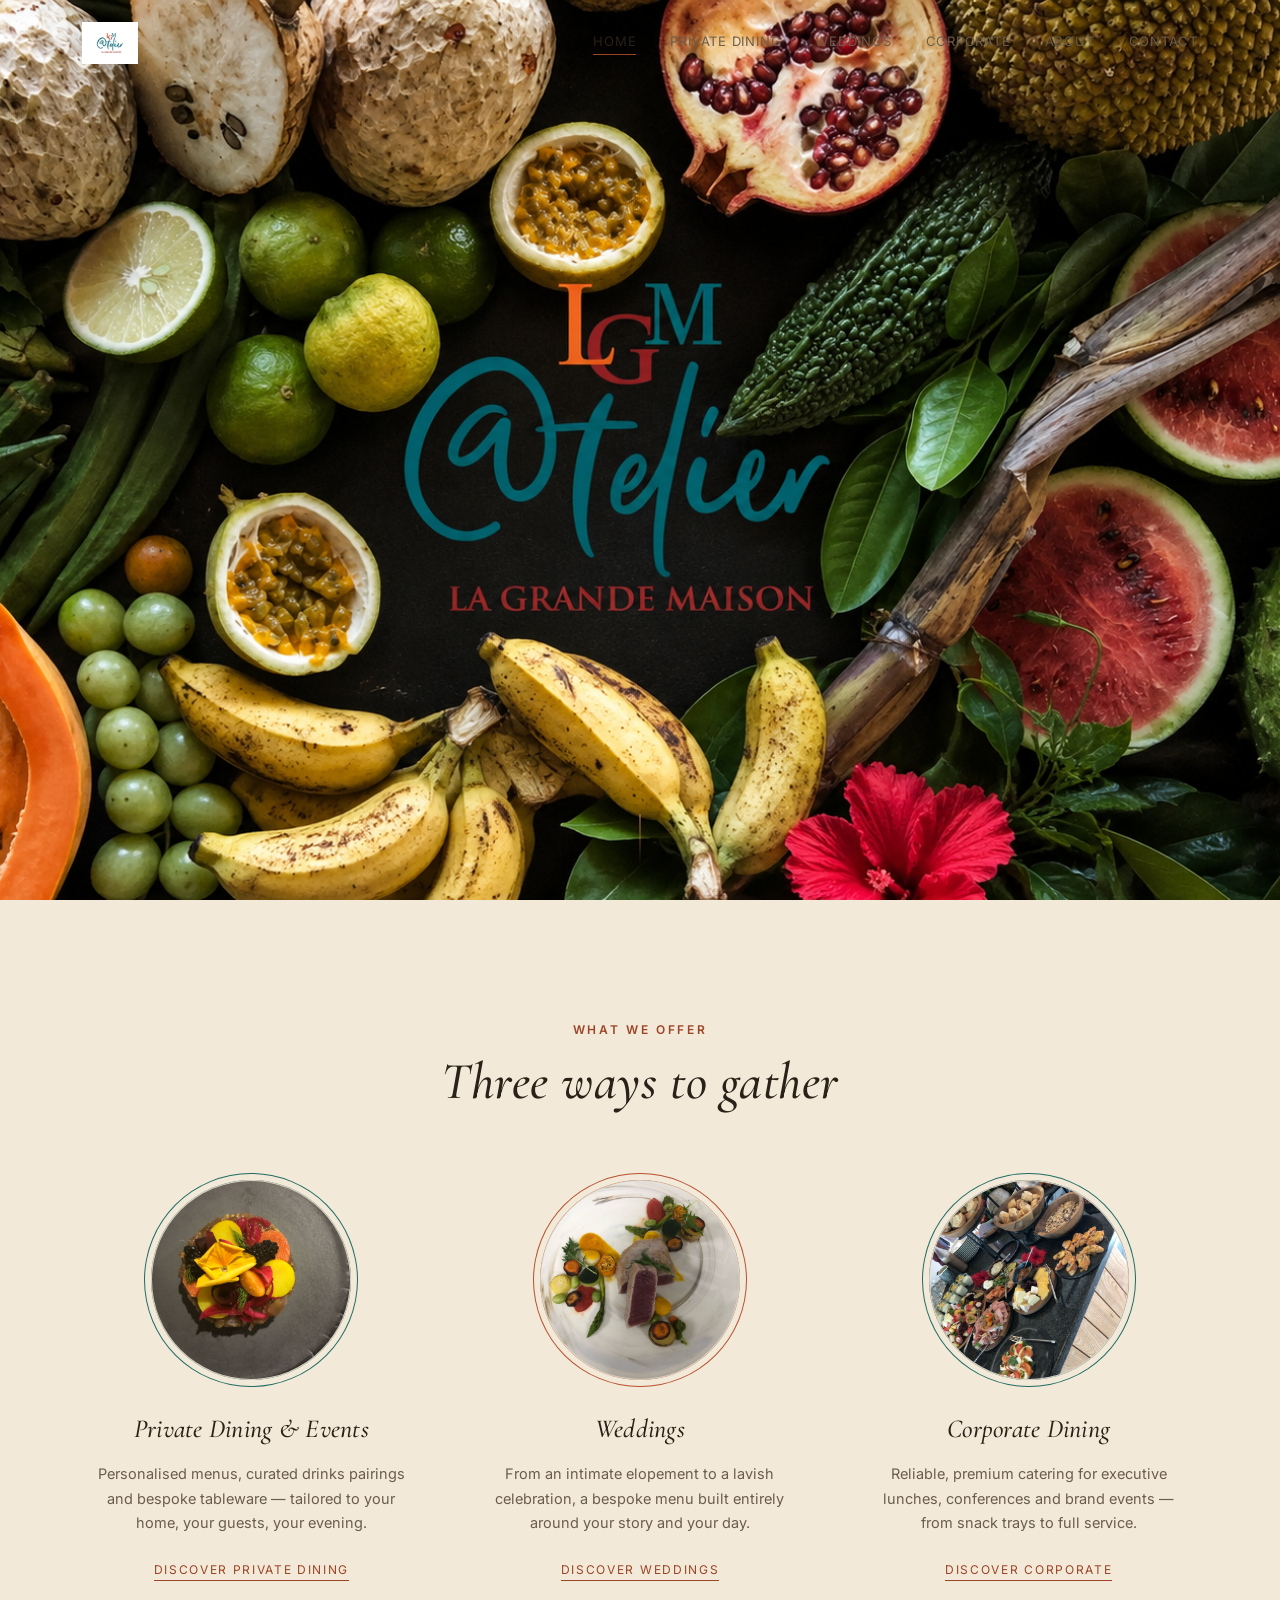
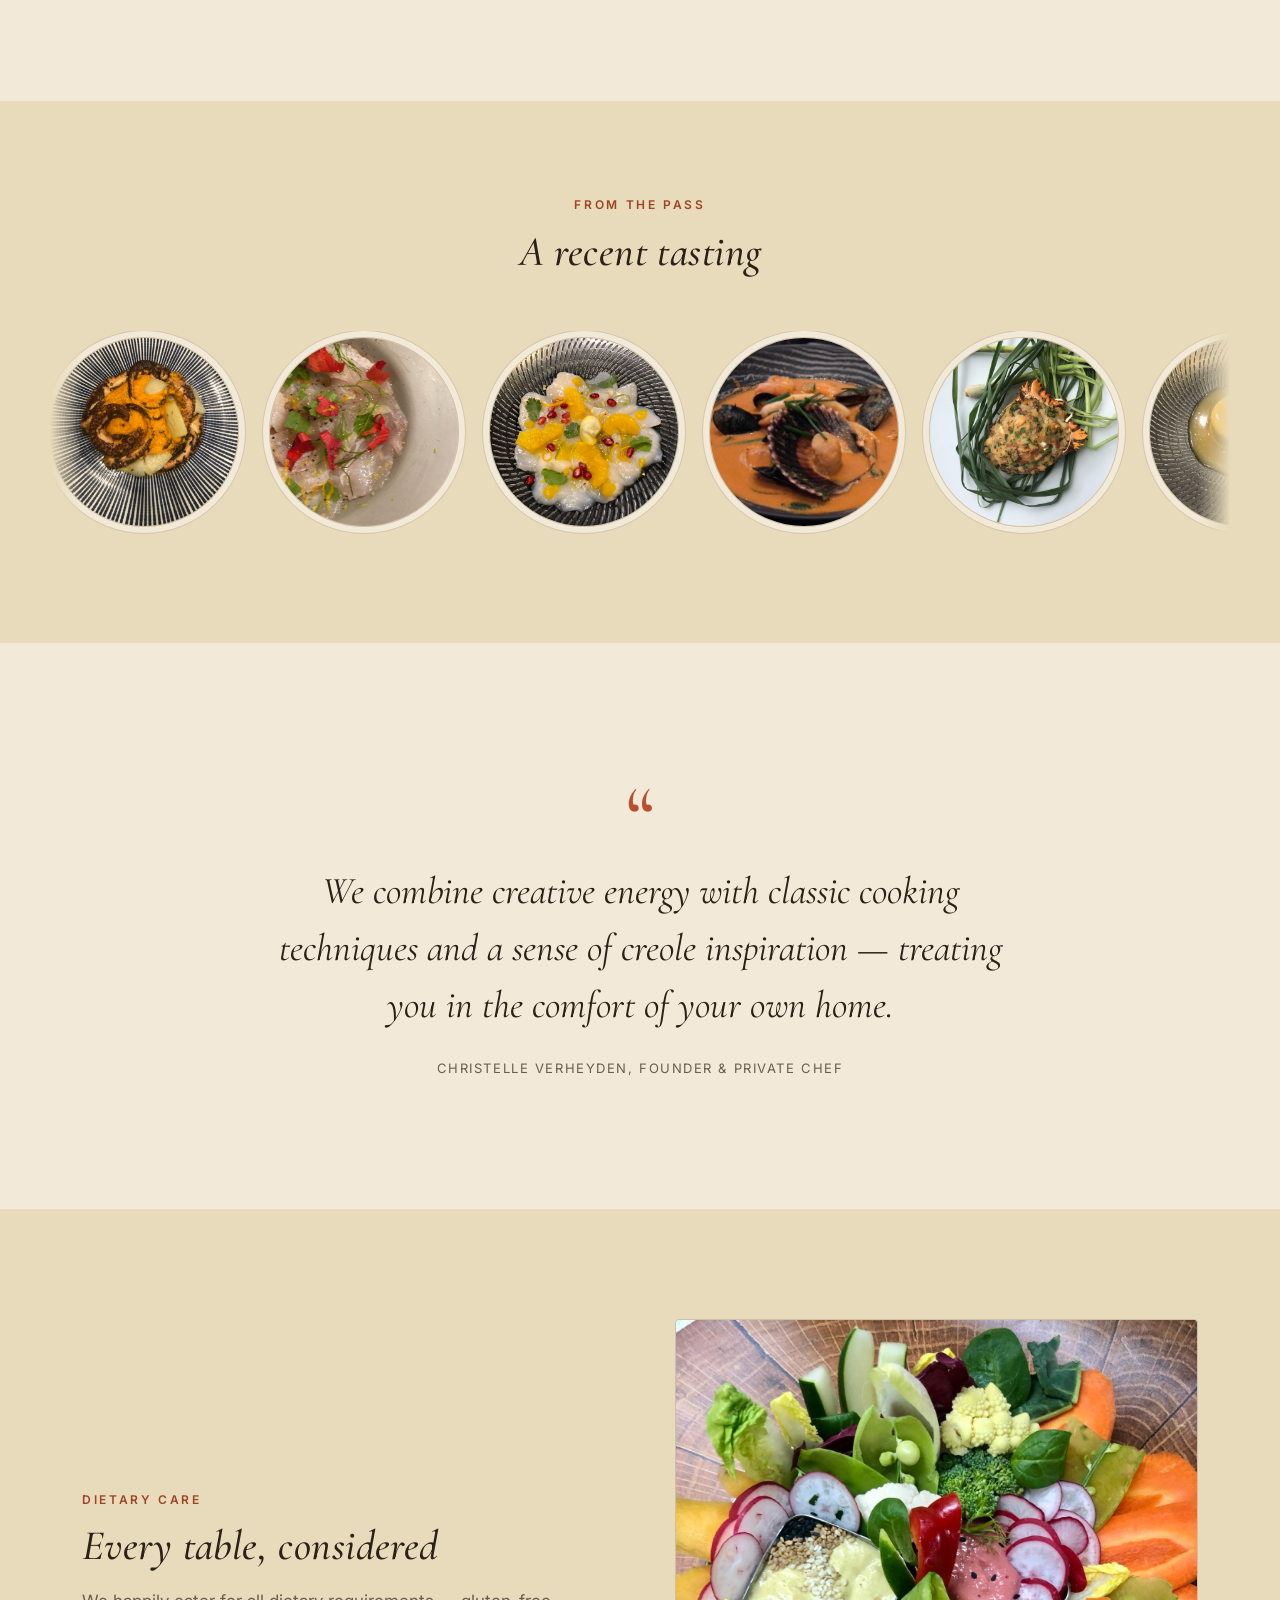
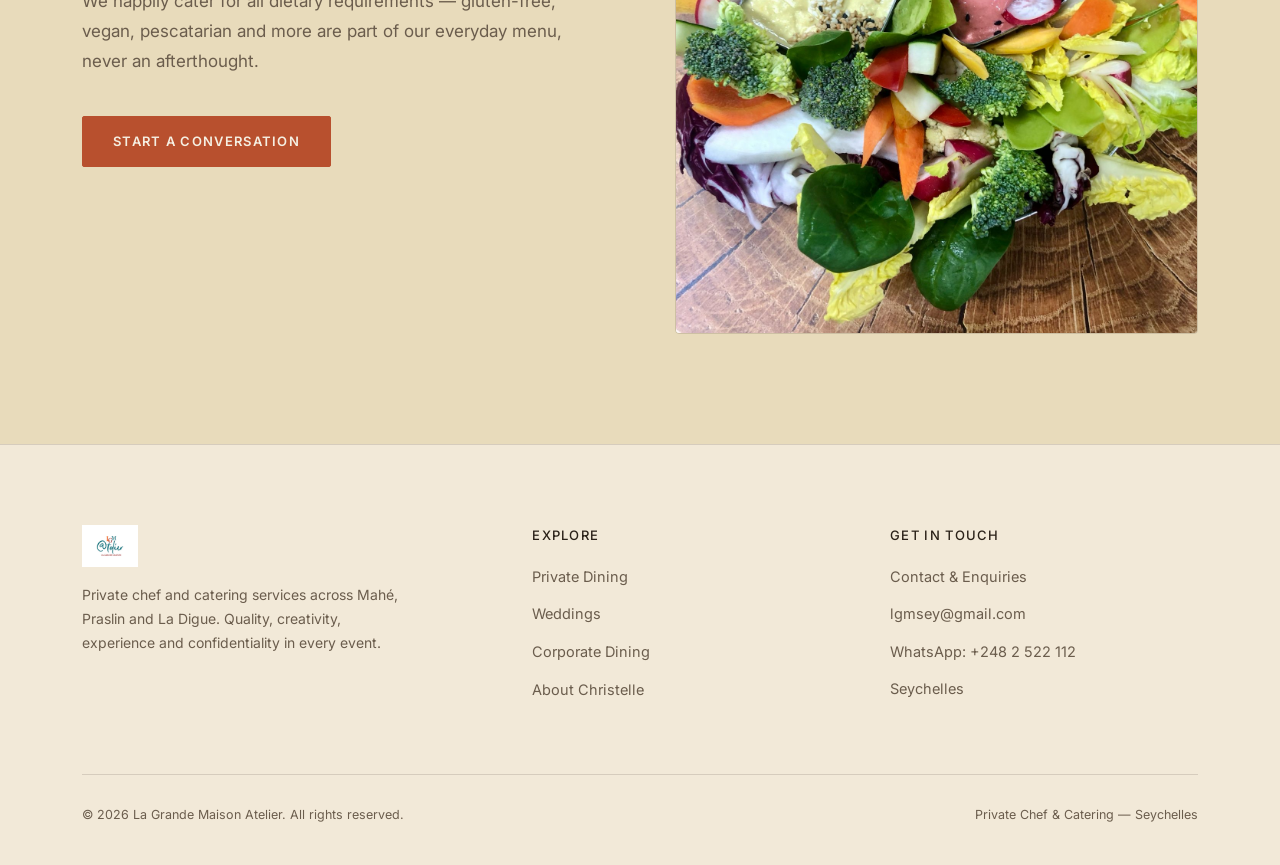
<file: index.html>
<!DOCTYPE html>
<html lang="en">
<head>
<meta charset="UTF-8">
<meta name="viewport" content="width=device-width, initial-scale=1.0">
<title>La Grande Maison — Catering &amp; Private Chef | Seychelles</title>
<meta name="description" content="Private dining, weddings and corporate catering by Chef Christelle Verheyden. Bespoke menus crafted with the finest Seychelles ingredients.">
<link rel="icon" type="image/x-icon" href="images/favicon.ico">
<link rel="icon" type="image/png" sizes="32x32" href="images/favicon-32.png">
<link rel="icon" type="image/png" sizes="16x16" href="images/favicon-16.png">
<link rel="apple-touch-icon" sizes="180x180" href="images/favicon-180.png">
<link rel="preconnect" href="https://fonts.googleapis.com">
<link href="https://fonts.googleapis.com/css2?family=Cormorant+Garamond:ital,wght@0,400;0,500;0,600;1,400;1,500;1,600&family=Inter:wght@400;500;600;700&display=swap" rel="stylesheet">
<style>
/* ============================================
   LA GRANDE MAISON — Catering & Private Chef
   ============================================ */

:root {
  --obsidian: #F2E9D8;
  --panel: #E8DBBB;
  --panel-2: #FBF7EC;
  --teal: #1E6B64;
  --teal-light: #2F8A81;
  --rust: #B8502E;
  --rust-light: #9C4527;
  --rust-bright: #E08A5B;
  --maroon: #6E2320;
  --cream: #2A2118;
  --cream-dim: #6B5D4D;
  --on-accent: #F5EFE2;
  --line: rgba(42, 33, 24, 0.14);

  --display: 'Cormorant Garamond', serif;
  --body: 'Inter', sans-serif;

  --container: 1180px;
}

* { box-sizing: border-box; margin: 0; padding: 0; }

.page { display: none; }
.page.active { display: block; }

html { scroll-behavior: smooth; scroll-padding-top: 110px; }

body {
  background: var(--obsidian);
  color: var(--cream);
  font-family: var(--body);
  font-size: 16px;
  line-height: 1.6;
  -webkit-font-smoothing: antialiased;
}

img { max-width: 100%; display: block; }

a { color: inherit; text-decoration: none; }

.container {
  max-width: var(--container);
  margin: 0 auto;
  padding: 0 32px;
}

@media (max-width: 640px) {
  .container { padding: 0 20px; }
}

/* ---------- Typography ---------- */

h1, h2, h3, h4 {
  font-family: var(--display);
  font-weight: 500;
  letter-spacing: 0.01em;
  color: var(--cream);
}

.eyebrow {
  font-family: var(--body);
  font-size: 12px;
  letter-spacing: 0.22em;
  text-transform: uppercase;
  color: var(--rust-light);
  font-weight: 600;
  display: inline-block;
  margin-bottom: 14px;
}

.section-title {
  font-size: clamp(32px, 4.5vw, 52px);
  font-style: italic;
  font-weight: 500;
  line-height: 1.1;
  margin-bottom: 18px;
}

.section-lede {
  font-size: 17px;
  color: var(--cream-dim);
  max-width: 620px;
  line-height: 1.75;
}

/* ---------- Buttons ---------- */

.btn {
  display: inline-flex;
  align-items: center;
  gap: 10px;
  padding: 14px 30px;
  font-family: var(--body);
  font-size: 13px;
  letter-spacing: 0.1em;
  text-transform: uppercase;
  font-weight: 600;
  border-radius: 2px;
  border: 1px solid transparent;
  cursor: pointer;
  transition: all 0.25s ease;
}

.btn-primary {
  background: var(--teal);
  color: var(--on-accent);
  border-color: var(--teal);
}
.btn-primary:hover { background: var(--teal-light); border-color: var(--teal-light); }

.btn-outline {
  background: transparent;
  color: var(--cream);
  border-color: var(--line);
}
.btn-outline:hover { border-color: var(--rust-light); color: var(--rust-light); }

.btn-rust {
  background: var(--rust);
  color: var(--on-accent);
  border-color: var(--rust);
}
.btn-rust:hover { background: var(--rust-light); border-color: var(--rust-light); }

/* ---------- Nav ---------- */

.site-header {
  position: fixed;
  top: 0; left: 0; right: 0;
  z-index: 100;
  padding: 22px 0;
  transition: background 0.3s ease, padding 0.3s ease, border-color 0.3s ease;
  border-bottom: 1px solid transparent;
}

.site-header.scrolled {
  background: rgba(242, 233, 216, 0.92);
  backdrop-filter: blur(10px);
  padding: 14px 0;
  border-bottom-color: var(--line);
}

.nav-row {
  display: flex;
  align-items: center;
  justify-content: space-between;
}

.brand {
  display: flex;
  align-items: center;
  gap: 12px;
}

.brand img { height: 42px; width: auto; }

.brand-text {
  font-family: var(--display);
  font-style: italic;
  font-size: 20px;
  color: var(--cream);
  line-height: 1.1;
}
.brand-text small {
  display: block;
  font-family: var(--body);
  font-style: normal;
  font-size: 9px;
  letter-spacing: 0.2em;
  text-transform: uppercase;
  color: var(--rust-light);
  margin-top: 2px;
}

.nav-links {
  display: flex;
  align-items: center;
  gap: 34px;
  font-size: 13px;
  letter-spacing: 0.06em;
  text-transform: uppercase;
}

.nav-links a {
  color: var(--cream-dim);
  position: relative;
  padding-bottom: 4px;
  transition: color 0.2s ease;
}
.nav-links a:hover, .nav-links a.active { color: var(--cream); }
.nav-links a.active::after {
  content: '';
  position: absolute;
  bottom: 0; left: 0; right: 0;
  height: 1px;
  background: var(--rust-light);
}

.nav-toggle {
  display: none;
  background: none;
  border: none;
  color: var(--cream);
  font-size: 26px;
  cursor: pointer;
}

@media (max-width: 860px) {
  .nav-links {
    position: fixed;
    top: 0; right: 0;
    height: 100vh;
    width: 260px;
    background: var(--panel);
    flex-direction: column;
    justify-content: center;
    gap: 28px;
    transform: translateX(100%);
    transition: transform 0.3s ease;
    border-left: 1px solid var(--line);
  }
  .nav-links.open { transform: translateX(0); }
  .nav-toggle { display: block; }
}

/* ---------- Hero ---------- */

.hero {
  position: relative;
  min-height: 100vh;
  display: flex;
  align-items: center;
  background-size: cover;
  background-position: center;
  overflow: hidden;
}

.hero-inner {
  position: relative;
  z-index: 2;
  text-align: center;
  width: 100%;
}

.hero-eyebrow {
  font-size: 13px;
  letter-spacing: 0.3em;
  text-transform: uppercase;
  color: var(--rust-bright);
  margin-bottom: 22px;
  text-shadow: 0 2px 14px rgba(0,0,0,0.55);
}

.hero h1 {
  font-size: clamp(44px, 8vw, 96px);
  font-style: italic;
  line-height: 1.02;
  margin-bottom: 22px;
  color: var(--on-accent);
  text-shadow: 0 4px 24px rgba(0,0,0,0.5);
}

.hero-sub {
  font-size: 18px;
  color: rgba(245, 239, 226, 0.92);
  max-width: 560px;
  margin: 0 auto 40px;
  line-height: 1.7;
  text-shadow: 0 2px 14px rgba(0,0,0,0.55);
}

.hero-ctas {
  display: flex;
  gap: 16px;
  justify-content: center;
  flex-wrap: wrap;
}

.scroll-cue {
  position: absolute;
  bottom: 36px;
  left: 50%;
  transform: translateX(-50%);
  z-index: 2;
  width: 1px;
  height: 50px;
  background: linear-gradient(var(--rust-bright), transparent);
}

/* ---------- Plate media (signature element) ---------- */

.plate {
  display: block;
  position: relative;
  aspect-ratio: 1;
  border-radius: 50%;
  overflow: hidden;
  border: 1px solid rgba(42,33,24,0.14);
  box-shadow: 0 0 0 6px var(--obsidian), 0 0 0 7px rgba(42,33,24,0.10);
}
button.plate {
  appearance: none;
  background: none;
  padding: 0;
  font: inherit;
  color: inherit;
  cursor: pointer;
  width: 100%;
}
.plate img {
  width: 100%; height: 100%;
  object-fit: cover;
}
.plate.ring-teal { box-shadow: 0 0 0 6px var(--obsidian), 0 0 0 7px var(--teal); }
.plate.ring-rust { box-shadow: 0 0 0 6px var(--obsidian), 0 0 0 7px var(--rust); }

/* ---------- Pillars (Home) ---------- */

.pillars {
  padding: 120px 0;
}

.pillars-grid {
  display: grid;
  grid-template-columns: repeat(3, 1fr);
  gap: 50px;
  margin-top: 70px;
}

@media (max-width: 860px) {
  .pillars-grid { grid-template-columns: 1fr; gap: 60px; }
}

.pillar-card {
  text-align: center;
}

.pillar-card .plate {
  width: 200px;
  margin: 0 auto 28px;
  transition: transform 0.4s ease;
}
.pillar-card:hover .plate { transform: scale(1.04); }

.pillar-card h3 {
  font-size: 26px;
  font-style: italic;
  margin-bottom: 12px;
}

.pillar-card p {
  color: var(--cream-dim);
  font-size: 14.5px;
  line-height: 1.7;
  margin-bottom: 20px;
  padding: 0 10px;
}

.pillar-card a.link {
  font-size: 12px;
  letter-spacing: 0.14em;
  text-transform: uppercase;
  color: var(--rust-light);
  border-bottom: 1px solid var(--rust-light);
  padding-bottom: 3px;
}

/* ---------- Gallery strip ---------- */

.gallery-band {
  padding: 90px 0;
  background: var(--panel);
  overflow: hidden;
}

.gallery-band-head {
  text-align: center;
  margin-bottom: 56px;
}

.gallery-track {
  display: flex;
  gap: 30px;
  overflow-x: auto;
  padding: 6px 6px 26px;
  cursor: grab;
  -ms-overflow-style: none;
  scrollbar-width: none;
  -webkit-mask-image: linear-gradient(90deg, transparent 0, #000 32px, #000 calc(100% - 32px), transparent 100%);
  mask-image: linear-gradient(90deg, transparent 0, #000 32px, #000 calc(100% - 32px), transparent 100%);
}
.gallery-track::-webkit-scrollbar { display: none; }
.gallery-track.dragging {
  cursor: grabbing;
  user-select: none;
}

.gallery-viewport {
  position: relative;
}

.gallery-item {
  flex: 0 0 auto;
  width: 190px;
}
.gallery-item .plate { margin-bottom: 0; }

/* ---------- About teaser / quote ---------- */

.quote-section {
  padding: 130px 0;
  text-align: center;
}
.quote-mark {
  font-family: var(--display);
  font-size: 90px;
  color: var(--rust);
  opacity: 0.5;
  line-height: 1;
}
.quote-section blockquote {
  font-family: var(--display);
  font-style: italic;
  font-size: clamp(24px, 3.4vw, 38px);
  max-width: 780px;
  margin: 0 auto 24px;
  line-height: 1.5;
}
.quote-cite {
  font-size: 13px;
  letter-spacing: 0.12em;
  text-transform: uppercase;
  color: var(--cream-dim);
}

/* ---------- Generic content sections ---------- */

.section {
  padding: 110px 0;
}
.section-alt {
  background: var(--panel);
}

.two-col {
  display: grid;
  grid-template-columns: 1fr 1fr;
  gap: 70px;
  align-items: center;
}
@media (max-width: 860px) {
  .two-col { grid-template-columns: 1fr; gap: 44px; }
}

.feature-list {
  list-style: none;
  margin-top: 30px;
}
.feature-list li {
  display: flex;
  gap: 16px;
  padding: 18px 0;
  border-top: 1px solid var(--line);
  font-size: 15px;
  color: var(--cream-dim);
}
.feature-list li:last-child { border-bottom: 1px solid var(--line); }
.feature-list li .mark {
  color: var(--rust-light);
  font-family: var(--display);
  font-style: italic;
  font-size: 20px;
  flex-shrink: 0;
}
.feature-list li strong { color: var(--cream); font-weight: 600; }

.image-frame {
  border-radius: 4px;
  overflow: hidden;
  border: 1px solid var(--line);
}

/* ---------- Forms ---------- */

.form-wrap {
  max-width: 720px;
  margin: 0 auto;
  background: var(--panel-2);
  border: 1px solid var(--line);
  border-radius: 6px;
  padding: 50px;
}
@media (max-width: 640px) { .form-wrap { padding: 32px 22px; } }

.form-row {
  display: grid;
  grid-template-columns: 1fr 1fr;
  gap: 22px;
}
@media (max-width: 640px) { .form-row { grid-template-columns: 1fr; } }

.field { margin-bottom: 22px; }
.field label {
  display: block;
  font-size: 12px;
  letter-spacing: 0.08em;
  text-transform: uppercase;
  color: var(--cream-dim);
  margin-bottom: 8px;
}
.field input,
.field select,
.field textarea {
  width: 100%;
  background: var(--obsidian);
  border: 1px solid var(--line);
  color: var(--cream);
  padding: 13px 15px;
  font-family: var(--body);
  font-size: 14.5px;
  border-radius: 3px;
  transition: border-color 0.2s ease;
}
.field input:focus,
.field select:focus,
.field textarea:focus {
  outline: none;
  border-color: var(--teal);
}
.field textarea { resize: vertical; min-height: 110px; }

.form-note {
  font-size: 13px;
  color: var(--cream-dim);
  margin-top: 18px;
  line-height: 1.6;
}

.form-success {
  display: none;
  text-align: center;
  padding: 40px 20px;
}
.form-success.show { display: block; }
.form-success h3 { font-style: italic; font-size: 28px; margin-bottom: 12px; }
.form-success p { color: var(--cream-dim); max-width: 460px; margin: 0 auto; }

.form-success-actions {
  display: flex;
  gap: 14px;
  justify-content: center;
  flex-wrap: wrap;
  margin: 26px 0 22px;
}
.form-success-message {
  display: none;
  text-align: left;
  white-space: pre-wrap;
  word-break: break-word;
  background: var(--obsidian);
  border: 1px solid var(--line);
  border-radius: 4px;
  padding: 18px 20px;
  font-family: var(--body);
  font-size: 13.5px;
  line-height: 1.7;
  color: var(--cream);
  max-width: 480px;
  margin: 0 auto;
}
.form-success-message.show { display: block; }
.copy-message-btn.copied {
  border-color: var(--teal);
  color: var(--teal);
}

/* ---------- Footer ---------- */

footer {
  padding: 80px 0 40px;
  border-top: 1px solid var(--line);
}

.footer-grid {
  display: grid;
  grid-template-columns: 1.3fr 1fr 1fr;
  gap: 50px;
  margin-bottom: 60px;
}
@media (max-width: 720px) {
  .footer-grid { grid-template-columns: 1fr; gap: 36px; }
}

.footer-brand .brand { margin-bottom: 16px; }
.footer-brand p {
  color: var(--cream-dim);
  font-size: 14px;
  max-width: 320px;
  line-height: 1.7;
}

.footer-col h4 {
  font-size: 13px;
  letter-spacing: 0.1em;
  text-transform: uppercase;
  font-family: var(--body);
  color: var(--cream);
  margin-bottom: 18px;
}
.footer-col ul { list-style: none; }
.footer-col li { margin-bottom: 12px; }
.footer-col a {
  color: var(--cream-dim);
  font-size: 14.5px;
  transition: color 0.2s ease;
}
.footer-col a:hover { color: var(--rust-light); }

.footer-bottom {
  padding-top: 30px;
  border-top: 1px solid var(--line);
  display: flex;
  justify-content: space-between;
  flex-wrap: wrap;
  gap: 12px;
  font-size: 12.5px;
  color: var(--cream-dim);
}

/* ---------- Page hero (interior pages) ---------- */

.page-hero {
  position: relative;
  padding: 200px 0 100px;
  text-align: center;
  overflow: hidden;
}
.page-hero::before {
  content: '';
  position: absolute;
  inset: 0;
  background: radial-gradient(ellipse at 50% 0%, rgba(30,107,100,0.18), transparent 60%);
  z-index: 0;
}
.page-hero .container { position: relative; z-index: 1; }
.page-hero h1 {
  font-size: clamp(40px, 6vw, 70px);
  font-style: italic;
  margin-bottom: 20px;
}
.page-hero p {
  color: var(--cream-dim);
  max-width: 600px;
  margin: 0 auto;
  font-size: 16.5px;
  line-height: 1.75;
}

/* Image-background variant */
.page-hero-image {
  background-size: cover;
  background-position: center;
  background-color: var(--panel);
}
.page-hero-image::before {
  content: '';
  position: absolute;
  inset: 0;
  background:
    linear-gradient(180deg, rgba(14,12,10,0.4) 0%, rgba(14,12,10,0.5) 45%, rgba(14,12,10,0.8) 100%),
    linear-gradient(90deg, rgba(14,12,10,0.32) 0%, rgba(14,12,10,0.05) 55%, rgba(14,12,10,0.32) 100%);
  z-index: 0;
}
.page-hero-image .eyebrow {
  color: var(--rust-bright);
  text-shadow: 0 2px 14px rgba(0,0,0,0.55);
}
.page-hero-image h1 {
  color: var(--on-accent);
  text-shadow: 0 4px 22px rgba(0,0,0,0.5);
}
.page-hero-image p {
  color: rgba(245, 239, 226, 0.88);
  text-shadow: 0 2px 12px rgba(0,0,0,0.5);
}
.page-hero-image.bg-loading {
  background-image: none !important;
  background: linear-gradient(90deg, var(--panel) 0%, var(--panel-2) 50%, var(--panel) 100%);
  background-size: 800px 100%;
  animation: shimmer 1.3s infinite linear;
}

/* ============================================================
   EDITORIAL HERO SYSTEM
   Distinct cinematic/editorial hero per interior page
   ============================================================ */

.ehero-eyebrow {
  font-family: var(--body);
  font-size: 12px;
  font-weight: 600;
  letter-spacing: 0.26em;
  text-transform: uppercase;
  margin-bottom: 22px;
}
.ehero-heading {
  font-family: var(--display);
  font-weight: 500;
  line-height: 1.08;
  font-size: clamp(38px, 5.2vw, 68px);
}
.ehero-heading em {
  font-style: italic;
  font-weight: 400;
}
.ehero-rule {
  width: 54px;
  height: 1px;
  margin: 26px 0;
}
.ehero-sub {
  font-size: 16px;
  line-height: 1.8;
  max-width: 440px;
}
.ehero-cta,
.ehero-link {
  display: inline-flex;
  align-items: center;
  gap: 12px;
  font-size: 12px;
  font-weight: 600;
  letter-spacing: 0.16em;
  text-transform: uppercase;
  white-space: nowrap;
}
.ehero-cta {
  border: 1px solid rgba(245, 239, 226, 0.4);
  padding: 16px 26px;
  color: var(--on-accent);
  transition: border-color 0.3s ease, background 0.3s ease;
}
.ehero-cta:hover {
  border-color: var(--rust-bright);
  background: rgba(245, 239, 226, 0.06);
}
.ehero-cta .arrow, .ehero-link .arrow {
  transition: transform 0.3s ease;
}
.ehero-cta:hover .arrow, .ehero-link:hover .arrow {
  transform: translateX(5px);
}
.ehero-link {
  padding-bottom: 4px;
  border-bottom: 1px solid currentColor;
}

@media (prefers-reduced-motion: reduce) {
  .ehero-cta .arrow, .ehero-link .arrow { transition: none; }
}

/* ---- Slow photographic zoom, shared by all photo heroes ---- */
@keyframes eheroZoom {
  from { transform: scale(1); }
  to { transform: scale(1.09); }
}
.ehero-ken-burns {
  animation: eheroZoom 24s ease-in-out infinite alternate;
}
@media (prefers-reduced-motion: reduce) {
  .ehero-ken-burns { animation: none; }
}

/* ---- 1. PRIVATE DINING — cinematic, asymmetric, gradient bleed left ---- */
.ehero-pd {
  position: relative;
  min-height: 94vh;
  overflow: hidden;
  display: flex;
  background-color: var(--obsidian);
}
.ehero-pd-media {
  position: absolute;
  inset: 0;
  z-index: 0;
  overflow: hidden;
}
.ehero-pd-media img {
  width: 100%;
  height: 100%;
  object-fit: cover;
  opacity: 0;
  transition: opacity 0.6s ease;
}
.ehero-pd-media img.loaded { opacity: 1; }
.ehero-pd-scrim {
  position: absolute;
  inset: 0;
  z-index: 1;
  background:
    linear-gradient(90deg, rgba(12,10,8,0.95) 0%, rgba(12,10,8,0.82) 26%, rgba(12,10,8,0.42) 52%, rgba(12,10,8,0.08) 76%),
    linear-gradient(0deg, rgba(12,10,8,0.65) 0%, rgba(12,10,8,0) 26%);
}
.ehero-pd-content {
  position: relative;
  z-index: 2;
  width: 100%;
  max-width: none;
  display: flex;
  flex-direction: column;
  justify-content: flex-end;
  min-height: 94vh;
  padding-top: 150px;
  padding-bottom: 56px;
  padding-left: clamp(24px, 6vw, 96px);
  padding-right: clamp(24px, 6vw, 96px);
}
.ehero-pd-col {
  max-width: 610px;
  margin-top: auto;
  margin-bottom: 64px;
}
.ehero-pd .ehero-eyebrow { color: var(--rust-bright); }
.ehero-pd .ehero-heading { color: var(--on-accent); }
.ehero-pd .ehero-rule { background: var(--rust-bright); }
.ehero-pd .ehero-sub { color: rgba(245, 239, 226, 0.82); margin-bottom: 34px; }
.ehero-pd-footer {
  display: flex;
  align-items: center;
  justify-content: space-between;
  color: rgba(245, 239, 226, 0.7);
  font-size: 11.5px;
  letter-spacing: 0.18em;
  text-transform: uppercase;
}
.ehero-pd-tag { display: flex; align-items: center; gap: 12px; }
.ehero-pd-tag::before {
  content: '';
  width: 1px;
  height: 16px;
  background: rgba(245, 239, 226, 0.4);
}
.ehero-pd-index { font-family: var(--display); font-style: italic; letter-spacing: 0.06em; }

@media (max-width: 860px) {
  .ehero-pd-content { padding-top: 130px; padding-bottom: 40px; }
  .ehero-pd-col { margin-bottom: 44px; }
  .ehero-pd-footer { flex-direction: column; align-items: flex-start; gap: 14px; }
}

/* ---- 2. WEDDINGS — romantic split, panel + photo ---- */
.ehero-wd {
  position: relative;
  display: flex;
  min-height: 94vh;
  background: var(--obsidian);
  overflow: hidden;
}
.ehero-wd-panel {
  width: 44%;
  display: flex;
  flex-direction: column;
  justify-content: center;
  padding: 140px 64px 60px clamp(32px, 6vw, 96px);
  position: relative;
  z-index: 2;
}
.ehero-wd-media {
  width: 56%;
  position: relative;
  overflow: hidden;
}
.ehero-wd-media img {
  width: 100%;
  height: 100%;
  object-fit: cover;
  opacity: 0;
  transition: opacity 0.6s ease;
}
.ehero-wd-media img.loaded { opacity: 1; }
.ehero-wd-media::before {
  content: '';
  position: absolute;
  inset: 0;
  background:
    linear-gradient(90deg, rgba(12,10,8,0.5) 0%, transparent 16%),
    linear-gradient(180deg, rgba(12,10,8,0.5) 0%, transparent 16%),
    linear-gradient(0deg, rgba(12,10,8,0.35), transparent 40%);
  z-index: 1;
}
.ehero-wd-seam {
  position: absolute;
  top: 0; bottom: 0;
  left: 44%;
  width: 100px;
  z-index: 1;
  background: linear-gradient(90deg, var(--obsidian) 0%, rgba(242,233,216,0) 100%);
  pointer-events: none;
}
.ehero-wd .ehero-eyebrow { color: var(--rust-light); }
.ehero-wd .ehero-heading { color: var(--cream); }
.ehero-wd .ehero-rule { background: var(--rust); }
.ehero-wd .ehero-sub { color: var(--cream-dim); margin-bottom: 32px; }
.ehero-wd .ehero-link { color: var(--rust-light); }

@media (max-width: 900px) {
  .ehero-wd { flex-direction: column; min-height: auto; }
  .ehero-wd-panel { width: 100%; padding: 48px 24px 48px; order: 2; }
  .ehero-wd-media { width: 100%; height: 52vh; order: 1; }
  .ehero-wd-seam { display: none; }
}

/* ---- 3. CORPORATE — structured, architectural split ---- */
.ehero-corp {
  position: relative;
  display: flex;
  min-height: 88vh;
  background: var(--panel-2);
  overflow: hidden;
}
.ehero-corp-media {
  width: 54%;
  position: relative;
  overflow: hidden;
}
.ehero-corp-media img {
  width: 100%;
  height: 100%;
  object-fit: cover;
  opacity: 0;
  transition: opacity 0.6s ease;
}
.ehero-corp-media img.loaded { opacity: 1; }
.ehero-corp-media::after {
  content: '';
  position: absolute;
  inset: 0;
  background:
    linear-gradient(0deg, rgba(12,10,8,0.4), transparent 45%),
    linear-gradient(180deg, rgba(12,10,8,0.4) 0%, transparent 18%);
}
.ehero-corp-panel {
  width: 46%;
  display: flex;
  flex-direction: column;
  justify-content: center;
  padding: 140px clamp(32px, 5vw, 80px) 60px;
  border-left: 1px solid var(--line);
  position: relative;
}
.ehero-corp-index {
  display: flex;
  align-items: center;
  gap: 10px;
  font-family: var(--body);
  font-size: 11.5px;
  font-weight: 600;
  letter-spacing: 0.2em;
  text-transform: uppercase;
  color: var(--cream-dim);
  margin-bottom: 34px;
  padding-bottom: 18px;
  border-bottom: 1px solid var(--line);
}
.ehero-corp .ehero-eyebrow { color: var(--teal); }
.ehero-corp .ehero-heading { color: var(--cream); font-style: normal; }
.ehero-corp .ehero-rule { background: var(--teal); }
.ehero-corp .ehero-sub { color: var(--cream-dim); margin-bottom: 34px; }
.ehero-corp .ehero-cta {
  border-color: var(--line);
  color: var(--cream);
}
.ehero-corp .ehero-cta:hover {
  border-color: var(--teal);
  background: rgba(30,107,100,0.06);
}

@media (max-width: 900px) {
  .ehero-corp { flex-direction: column; min-height: auto; }
  .ehero-corp-media { width: 100%; height: 46vh; }
  .ehero-corp-panel { width: 100%; padding: 48px 24px 56px; border-left: none; border-top: 1px solid var(--line); }
}

/* ---- 4. ABOUT — editorial magazine spread, light, two photos ---- */
.ehero-about {
  background: var(--panel-2);
  padding: 168px 0 100px;
}
.ehero-about-grid {
  display: grid;
  grid-template-columns: 1fr 1fr;
  gap: 70px;
  align-items: center;
}
.ehero-about-text .ehero-eyebrow { color: var(--rust-light); }
.ehero-about-heading {
  font-family: var(--display);
  font-weight: 500;
  font-style: italic;
  line-height: 1.12;
  font-size: clamp(34px, 4.2vw, 54px);
  color: var(--cream);
  margin-bottom: 26px;
}
.ehero-about-lede {
  font-size: 16.5px;
  line-height: 1.85;
  color: var(--cream-dim);
  max-width: 460px;
}
.ehero-about-media {
  position: relative;
  height: 480px;
}
.ehero-about-photo-main {
  position: absolute;
  top: 0; right: 0;
  width: 80%;
  height: 84%;
  overflow: hidden;
  box-shadow: 0 30px 60px rgba(42,33,24,0.18);
}
.ehero-about-photo-accent {
  position: absolute;
  left: 0; bottom: 0;
  width: 46%;
  height: 46%;
  overflow: hidden;
  border: 6px solid var(--panel-2);
  box-shadow: 0 20px 40px rgba(42,33,24,0.22);
}
.ehero-about-photo-main img,
.ehero-about-photo-accent img {
  width: 100%;
  height: 100%;
  object-fit: cover;
  opacity: 0;
  transition: opacity 0.6s ease;
}
.ehero-about-photo-main img.loaded,
.ehero-about-photo-accent img.loaded { opacity: 1; }

@media (max-width: 900px) {
  .ehero-about { padding: 140px 0 64px; }
  .ehero-about-grid { grid-template-columns: 1fr; gap: 50px; }
  .ehero-about-media { height: 380px; order: -1; }
}

/* ---- 5. CONTACT — minimal, light, centered ---- */
.ehero-contact {
  background: var(--panel-2);
  padding: 190px 0 110px;
  text-align: center;
}
.ehero-contact-inner {
  max-width: 640px;
  margin: 0 auto;
}
.ehero-contact .ehero-eyebrow {
  color: var(--rust-light);
  display: block;
}
.ehero-contact-heading {
  font-family: var(--display);
  font-weight: 500;
  line-height: 1.1;
  font-size: clamp(36px, 5vw, 58px);
  color: var(--cream);
  margin-bottom: 24px;
}
.ehero-contact-heading em { font-style: italic; font-weight: 400; }
.ehero-sub-light {
  font-size: 16.5px;
  line-height: 1.8;
  color: var(--cream-dim);
  max-width: 480px;
  margin: 0 auto 30px;
}
.ehero-contact-tags {
  font-size: 11.5px;
  font-weight: 600;
  letter-spacing: 0.18em;
  text-transform: uppercase;
  color: var(--rust-light);
}

@media (max-width: 640px) {
  .ehero-contact { padding: 150px 0 70px; }
}

/* ---------- Menu-style list (service pages) ---------- */

.menu-block {
  border-top: 1px solid var(--line);
  padding: 36px 0;
  display: grid;
  grid-template-columns: 220px 1fr;
  gap: 36px;
}
@media (max-width: 720px) {
  .menu-block { grid-template-columns: 1fr; gap: 16px; }
}
.menu-block:last-child { border-bottom: 1px solid var(--line); }
.menu-block h3 {
  font-size: 24px;
  font-style: italic;
}
.menu-block p {
  color: var(--cream-dim);
  font-size: 15px;
  line-height: 1.8;
}

/* ---------- Splash / loading screen ---------- */

.splash {
  position: fixed;
  inset: 0;
  z-index: 2000;
  display: flex;
  flex-direction: column;
  align-items: center;
  justify-content: center;
  background: var(--obsidian);
  transition: opacity 0.6s ease, visibility 0.6s ease;
}
.splash.hide {
  opacity: 0;
  visibility: hidden;
  pointer-events: none;
}
.splash-logo {
  width: 130px;
  margin-bottom: 30px;
  animation: splashPulse 1.6s ease-in-out infinite;
}
@keyframes splashPulse {
  0%, 100% { opacity: 0.55; transform: scale(0.96); }
  50% { opacity: 1; transform: scale(1); }
}
.splash-bar {
  width: 160px;
  height: 2px;
  background: rgba(42, 33, 24, 0.14);
  border-radius: 2px;
  overflow: hidden;
}
.splash-bar-fill {
  height: 100%;
  width: 0%;
  background: linear-gradient(90deg, var(--teal), var(--rust));
  animation: splashFill 1.4s ease forwards;
}
@keyframes splashFill {
  0% { width: 0%; }
  100% { width: 100%; }
}
@media (prefers-reduced-motion: reduce) {
  .splash-logo { animation: none; opacity: 1; transform: none; }
  .splash-bar-fill { animation: none; width: 100%; }
}

/* ---------- Load-in entrance animations ---------- */

@keyframes fadeUpIn {
  from { opacity: 0; transform: translateY(26px); }
  to { opacity: 1; transform: translateY(0); }
}

.hero-eyebrow,
.hero h1,
.hero-sub,
.hero-ctas {
  animation: fadeUpIn 0.9s cubic-bezier(0.16, 1, 0.3, 1) both;
}
.hero-eyebrow { animation-delay: 0.22s; }
.hero h1 { animation-delay: 0.36s; }
.hero-sub { animation-delay: 0.52s; }
.hero-ctas { animation-delay: 0.66s; }

.page-hero .eyebrow,
.page-hero h1,
.page-hero p {
  animation: fadeUpIn 0.8s cubic-bezier(0.16, 1, 0.3, 1) both;
}
.page-hero .eyebrow { animation-delay: 0.05s; }
.page-hero h1 { animation-delay: 0.18s; }
.page-hero p { animation-delay: 0.32s; }

.ehero-pd-col > *,
.ehero-wd-panel > *,
.ehero-corp-panel > *,
.ehero-about-text > *,
.ehero-contact-inner > * {
  animation: fadeUpIn 0.85s cubic-bezier(0.16, 1, 0.3, 1) both;
}
.ehero-pd-col > *:nth-child(1) { animation-delay: 0.08s; }
.ehero-pd-col > *:nth-child(2) { animation-delay: 0.2s; }
.ehero-pd-col > *:nth-child(3) { animation-delay: 0.34s; }
.ehero-pd-col > *:nth-child(4) { animation-delay: 0.44s; }
.ehero-pd-col > *:nth-child(5) { animation-delay: 0.54s; }
.ehero-pd-footer { animation: fadeUpIn 0.8s ease both; animation-delay: 0.7s; }

.ehero-wd-panel > *:nth-child(1) { animation-delay: 0.1s; }
.ehero-wd-panel > *:nth-child(2) { animation-delay: 0.24s; }
.ehero-wd-panel > *:nth-child(3) { animation-delay: 0.38s; }
.ehero-wd-panel > *:nth-child(4) { animation-delay: 0.48s; }
.ehero-wd-panel > *:nth-child(5) { animation-delay: 0.58s; }

.ehero-corp-panel > *:nth-child(1) { animation-delay: 0.08s; }
.ehero-corp-panel > *:nth-child(2) { animation-delay: 0.2s; }
.ehero-corp-panel > *:nth-child(3) { animation-delay: 0.32s; }
.ehero-corp-panel > *:nth-child(4) { animation-delay: 0.44s; }
.ehero-corp-panel > *:nth-child(5) { animation-delay: 0.56s; }
.ehero-corp-panel > *:nth-child(6) { animation-delay: 0.66s; }

.ehero-about-text > *:nth-child(1) { animation-delay: 0.1s; }
.ehero-about-text > *:nth-child(2) { animation-delay: 0.24s; }
.ehero-about-text > *:nth-child(3) { animation-delay: 0.38s; }

.ehero-contact-inner > *:nth-child(1) { animation-delay: 0.08s; }
.ehero-contact-inner > *:nth-child(2) { animation-delay: 0.22s; }
.ehero-contact-inner > *:nth-child(3) { animation-delay: 0.36s; }
.ehero-contact-inner > *:nth-child(4) { animation-delay: 0.48s; }

.site-header {
  animation: fadeUpIn 0.7s ease both;
}

@media (prefers-reduced-motion: reduce) {
  .hero-eyebrow, .hero h1, .hero-sub, .hero-ctas,
  .page-hero .eyebrow, .page-hero h1, .page-hero p, .site-header,
  .ehero-pd-col > *, .ehero-pd-footer, .ehero-wd-panel > *, .ehero-corp-panel > *,
  .ehero-about-text > *, .ehero-contact-inner > * {
    animation: none;
  }
}

/* ---------- Skeleton loading ---------- */

@keyframes shimmer {
  0% { background-position: -400px 0; }
  100% { background-position: 400px 0; }
}

.plate.loading,
.image-frame.loading {
  background: linear-gradient(90deg, var(--panel) 0%, var(--panel-2) 50%, var(--panel) 100%);
  background-size: 800px 100%;
  animation: shimmer 1.3s infinite linear;
}

.plate img,
.image-frame img {
  opacity: 0;
  transition: opacity 0.45s ease;
}
.plate img.loaded,
.image-frame img.loaded {
  opacity: 1;
}

.hero {
  background-color: var(--panel);
}
.hero.bg-loading {
  background-image: none !important;
  background: linear-gradient(90deg, var(--panel) 0%, var(--panel-2) 50%, var(--panel) 100%);
  background-size: 800px 100%;
  animation: shimmer 1.3s infinite linear;
}

/* ---------- Lightbox ---------- */

.lightbox {
  position: fixed;
  inset: 0;
  z-index: 1000;
  display: flex;
  align-items: center;
  justify-content: center;
  padding: 40px;
  background: rgba(14, 12, 10, 0.88);
  opacity: 0;
  visibility: hidden;
  transition: opacity 0.3s ease;
}
.lightbox.open {
  opacity: 1;
  visibility: visible;
}

.lightbox-inner {
  max-width: min(900px, 100%);
  max-height: 100%;
  display: flex;
  flex-direction: column;
  align-items: center;
  transform: scale(0.96);
  transition: transform 0.3s ease;
}
.lightbox.open .lightbox-inner {
  transform: scale(1);
}

.lightbox-img {
  max-width: 100%;
  max-height: 78vh;
  width: auto;
  border-radius: 6px;
  box-shadow: 0 20px 60px rgba(0,0,0,0.5);
  object-fit: contain;
}

.lightbox-close {
  position: fixed;
  top: 24px;
  right: 28px;
  z-index: 1001;
  width: 46px;
  height: 46px;
  border-radius: 50%;
  border: 1px solid rgba(245,239,226,0.3);
  background: rgba(14,12,10,0.5);
  color: var(--on-accent);
  font-size: 26px;
  line-height: 1;
  cursor: pointer;
  display: flex;
  align-items: center;
  justify-content: center;
  transition: background 0.2s ease, transform 0.2s ease;
}
.lightbox-close:hover {
  background: rgba(184, 80, 46, 0.85);
  transform: rotate(90deg);
}

@media (max-width: 640px) {
  .lightbox { padding: 20px; }
  .lightbox-close { top: 16px; right: 16px; width: 40px; height: 40px; font-size: 22px; }
}

/* ---------- Utility ---------- */

.reveal {
  opacity: 0;
  transform: translateY(24px);
  transition: opacity 0.8s cubic-bezier(0.16, 1, 0.3, 1), transform 0.8s cubic-bezier(0.16, 1, 0.3, 1);
}
.reveal.in { opacity: 1; transform: translateY(0); }

.pillars-grid .pillar-card:nth-child(1) { transition-delay: 0s; }
.pillars-grid .pillar-card:nth-child(2) { transition-delay: 0.1s; }
.pillars-grid .pillar-card:nth-child(3) { transition-delay: 0.2s; }

.gallery-item:nth-child(1) { transition-delay: 0s; }
.gallery-item:nth-child(2) { transition-delay: 0.06s; }
.gallery-item:nth-child(3) { transition-delay: 0.12s; }
.gallery-item:nth-child(4) { transition-delay: 0.18s; }
.gallery-item:nth-child(5) { transition-delay: 0.24s; }
.gallery-item:nth-child(6) { transition-delay: 0.3s; }
.gallery-item:nth-child(7) { transition-delay: 0.36s; }

.text-center { text-align: center; }
.mt-40 { margin-top: 40px; }

@media (prefers-reduced-motion: reduce) {
  .reveal { opacity: 1; transform: none; transition: none; }
  html { scroll-behavior: auto; }
}

</style>
</head>
<body>

<div class="splash" id="splash">
  <img src="images/logo-transparent.png" alt="La Grande Maison Atelier" class="splash-logo">
  <div class="splash-bar"><div class="splash-bar-fill"></div></div>
</div>

<header class="site-header">
  <div class="container nav-row">
    <a href="#home" class="brand">
      <img src="images/logo.jpg" alt="La Grande Maison Atelier">
    </a>
    <nav class="nav-links">
      <a href="#home" data-page="home">Home</a>
      <a href="#private-dining" data-page="private-dining">Private Dining</a>
      <a href="#weddings" data-page="weddings">Weddings</a>
      <a href="#corporate" data-page="corporate">Corporate</a>
      <a href="#about" data-page="about">About</a>
      <a href="#contact" data-page="contact">Contact</a>
    </nav>
    <button class="nav-toggle" aria-label="Toggle menu">☰</button>
  </div>
</header>

<main>
<section class="page active" id="page-home" data-page="home">

<section class="hero" style="background-image: url('images/Hero-BG.png');">
  <div class="scroll-cue"></div>
</section>

<section class="pillars">
  <div class="container">
    <div class="eyebrow text-center" style="display:block;">What We Offer</div>
    <h2 class="section-title text-center" style="margin:0 auto;">Three ways to gather</h2>

    <div class="pillars-grid">
      <div class="pillar-card reveal">
        <a href="#private-dining" class="plate ring-teal">
          <img src="images/Dish9.jpg" alt="Private dining tasting plate">
        </a>
        <h3>Private Dining &amp; Events</h3>
        <p>Personalised menus, curated drinks pairings and bespoke tableware — tailored to your home, your guests, your evening.</p>
        <a href="#private-dining" class="link">Discover Private Dining</a>
      </div>

      <div class="pillar-card reveal">
        <a href="#weddings" class="plate ring-rust">
          <img src="images/Dish6.jpg" alt="Wedding dining plate">
        </a>
        <h3>Weddings</h3>
        <p>From an intimate elopement to a lavish celebration, a bespoke menu built entirely around your story and your day.</p>
        <a href="#weddings" class="link">Discover Weddings</a>
      </div>

      <div class="pillar-card reveal">
        <a href="#corporate" class="plate ring-teal">
          <img src="images/Dishes.jpg" alt="Corporate catering spread">
        </a>
        <h3>Corporate Dining</h3>
        <p>Reliable, premium catering for executive lunches, conferences and brand events — from snack trays to full service.</p>
        <a href="#corporate" class="link">Discover Corporate</a>
      </div>
    </div>
  </div>
</section>

<section class="gallery-band">
  <div class="container">
    <div class="gallery-band-head reveal">
      <div class="eyebrow">From the Pass</div>
      <h2 class="section-title" style="font-size:clamp(28px,3.6vw,42px);">A recent tasting</h2>
    </div>
  </div>
  <div class="gallery-viewport">
  <div class="gallery-track container">
    <div class="gallery-item reveal">
      <button type="button" class="plate lightbox-trigger" data-src="images/dish_octopus.jpg" data-caption="Grilled octopus">
  <img src="images/dish_octopus.jpg" alt="Grilled octopus" loading="lazy">
</button>
    </div>
    <div class="gallery-item reveal">
      <button type="button" class="plate lightbox-trigger" data-src="images/dish_carpaccio_red.jpg" data-caption="Fish carpaccio">
  <img src="images/dish_carpaccio_red.jpg" alt="Fish carpaccio" loading="lazy">
</button>
    </div>
    <div class="gallery-item reveal">
      <button type="button" class="plate lightbox-trigger" data-src="images/Dish3.jpg" data-caption="Scallop citrus carpaccio">
  <img src="images/Dish3.jpg" alt="Scallop citrus carpaccio" loading="lazy">
</button>
    </div>
    <div class="gallery-item reveal">
      <button type="button" class="plate lightbox-trigger" data-src="images/dish_seafood.jpg" data-caption="Seafood bouillabaisse">
  <img src="images/dish_seafood.jpg" alt="Seafood bouillabaisse" loading="lazy">
</button>
    </div>
    <div class="gallery-item reveal">
      <button type="button" class="plate lightbox-trigger" data-src="images/Dish4.jpg" data-caption="Stuffed crab">
  <img src="images/Dish4.jpg" alt="Stuffed crab" loading="lazy">
</button>
    </div>
    <div class="gallery-item reveal">
      <button type="button" class="plate lightbox-trigger" data-src="images/dish_creme.jpg" data-caption="Passion fruit dessert">
  <img src="images/dish_creme.jpg" alt="Passion fruit dessert" loading="lazy">
</button>
    </div>
    <div class="gallery-item reveal">
      <button type="button" class="plate lightbox-trigger" data-src="images/dish_coconut_cocktail.jpg" data-caption="Coconut cocktail">
  <img src="images/dish_coconut_cocktail.jpg" alt="Coconut cocktail" loading="lazy">
</button>
    </div>
  </div>
  </div>
</section>

<section class="quote-section">
  <div class="container">
    <div class="quote-mark reveal">&ldquo;</div>
    <blockquote class="reveal">We combine creative energy with classic cooking techniques and a sense of creole inspiration — treating you in the comfort of your own home.</blockquote>
    <div class="quote-cite reveal">Christelle Verheyden, Founder &amp; Private Chef</div>
  </div>
</section>

<section class="section section-alt">
  <div class="container two-col">
    <div class="reveal">
      <div class="eyebrow">Dietary Care</div>
      <h2 class="section-title" style="font-size:clamp(28px,3.6vw,42px);">Every table, considered</h2>
      <p class="section-lede">We happily cater for all dietary requirements — gluten-free, vegan, pescatarian and more are part of our everyday menu, never an afterthought.</p>
      <a href="#contact" class="btn btn-rust mt-40">Start a Conversation</a>
    </div>
    <div class="image-frame reveal">
      <img src="images/dish_veggies_fresh.jpg" alt="Fresh vegetable platter with dips">
    </div>
  </div>
</section>

</section>

<section class="page" id="page-private-dining" data-page="private-dining">

<section class="ehero-pd">
  <div class="ehero-pd-media">
    <img src="images/Dish9.jpg" alt="Private dining tasting plate" class="ehero-ken-burns">
  </div>
  <div class="ehero-pd-scrim"></div>
  <div class="ehero-pd-content">
    <div class="ehero-pd-col">
      <div class="ehero-eyebrow">Private Dining &amp; Events</div>
      <h1 class="ehero-heading">An evening,<br><em>designed around you.</em></h1>
      <div class="ehero-rule"></div>
      <p class="ehero-sub">Using subtle textures and the freshest local ingredients, we design menus that elevate the everyday into something memorable — in the comfort of your own home.</p>
      <a href="#enquiry-private-dining" class="ehero-cta">Explore Private Dining <span class="arrow">→</span></a>
    </div>
    <div class="ehero-pd-footer">
      <span class="ehero-pd-tag">Seychelles &middot; Private Dining</span>
      <span class="ehero-pd-index">01 / 05</span>
    </div>
  </div>
  <div class="scroll-cue"></div>
</section>

<section class="section">
  <div class="container two-col">
    <div class="image-frame reveal">
      <img src="images/Dish9.jpg" alt="Fine dining tartare plate">
    </div>
    <div class="reveal">
      <div class="eyebrow">Personalised Menus</div>
      <h2 class="section-title" style="font-size:clamp(28px,3.6vw,42px);">A menu built just for your evening</h2>
      <p class="section-lede">Fill out a short questionnaire and let Chef Christelle and her team take care of everything — from a relaxed family dinner to a full tasting experience.</p>
      <ul class="feature-list">
        <li><span class="mark">&mdash;</span><span>We happily cater for <strong>all dietary requirements</strong>: gluten-free, vegan, pescatarian and more, as standard.</span></li>
        <li><span class="mark">&mdash;</span><span>Just let us know of any <strong>dietary restrictions or preferences</strong> and our chef will ensure they're catered for.</span></li>
      </ul>
    </div>
  </div>
</section>

<section class="section section-alt">
  <div class="container two-col">
    <div class="reveal">
      <div class="eyebrow">Drinks Packages</div>
      <h2 class="section-title" style="font-size:clamp(28px,3.6vw,42px);">From welcome drinks to bespoke cocktails</h2>
      <p class="section-lede">Our sommelier will happily propose a pairing to perfectly match your menu and budget — from a welcome drink to a full wine pairing across courses.</p>
    </div>
    <div class="image-frame reveal">
      <img src="images/dish_coconut_cocktail.jpg" alt="Coconut welcome cocktail">
    </div>
  </div>
</section>

<section class="section">
  <div class="container two-col">
    <div class="image-frame reveal">
      <img src="images/dish_veggies_fresh.jpg" alt="Bespoke tableware and fresh produce">
    </div>
    <div class="reveal">
      <div class="eyebrow">Bespoke Tableware</div>
      <h2 class="section-title" style="font-size:clamp(28px,3.6vw,42px);">Every setting, considered</h2>
      <p class="section-lede">We can help design and decorate a beautiful dinner setting to match your colour scheme, interior, or style preference — down to the last detail.</p>
      <a href="#enquiry-private-dining" class="btn btn-rust mt-40">Enquire Now</a>
    </div>
  </div>
</section>

<section class="gallery-band">
  <div class="container">
    <div class="gallery-band-head reveal">
      <div class="eyebrow">A Taste of What's Possible</div>
      <h2 class="section-title" style="font-size:clamp(28px,3.6vw,42px);">Recent private dinners</h2>
    </div>
  </div>
  <div class="gallery-viewport">
  <div class="gallery-track container">
    <div class="gallery-item reveal">
      <button type="button" class="plate ring-teal lightbox-trigger" data-src="images/Dish6.jpg" data-caption="Seared tuna with vegetables">
  <img src="images/Dish6.jpg" alt="Seared tuna with vegetables" loading="lazy">
</button>
    </div>
    <div class="gallery-item reveal">
      <button type="button" class="plate ring-rust lightbox-trigger" data-src="images/dish_carpaccio_red.jpg" data-caption="Fish carpaccio with edible flowers">
  <img src="images/dish_carpaccio_red.jpg" alt="Fish carpaccio with edible flowers" loading="lazy">
</button>
    </div>
    <div class="gallery-item reveal">
      <button type="button" class="plate ring-teal lightbox-trigger" data-src="images/Dish3.jpg" data-caption="Scallop citrus carpaccio">
  <img src="images/Dish3.jpg" alt="Scallop citrus carpaccio" loading="lazy">
</button>
    </div>
    <div class="gallery-item reveal">
      <button type="button" class="plate ring-rust lightbox-trigger" data-src="images/dish_creme.jpg" data-caption="Passion fruit dessert">
  <img src="images/dish_creme.jpg" alt="Passion fruit dessert" loading="lazy">
</button>
    </div>
    <div class="gallery-item reveal">
      <button type="button" class="plate ring-teal lightbox-trigger" data-src="images/Dish7.jpg" data-caption="Roasted vegetable platter">
  <img src="images/Dish7.jpg" alt="Roasted vegetable platter" loading="lazy">
</button>
    </div>
  </div>
  </div>
</section>

<section class="section" id="enquiry-private-dining">
  <div class="container">
    <div class="text-center reveal" style="margin-bottom:56px;">
      <div class="eyebrow">Let's Plan Your Evening</div>
      <h2 class="section-title" style="margin:0 auto;">Tell us about your event</h2>
      <p class="section-lede" style="margin:0 auto;">Take a few minutes to share what you have in mind, and we'll come back to you with a first idea of what we can offer.</p>
    </div>

    <div class="form-wrap reveal">
      <form id="private-events-form">
        <div class="form-row">
          <div class="field">
            <label for="ev-name">Full Name</label>
            <input type="text" id="ev-name" name="name" required>
          </div>
          <div class="field">
            <label for="ev-contact">Email or Phone</label>
            <input type="text" id="ev-contact" name="contact" required>
          </div>
        </div>
        <div class="form-row">
          <div class="field">
            <label for="ev-date">Event Date</label>
            <input type="date" id="ev-date" name="date">
          </div>
          <div class="field">
            <label for="ev-guests">Number of Guests</label>
            <input type="number" id="ev-guests" name="guests" min="1">
          </div>
        </div>
        <div class="field">
          <label for="ev-location">Location</label>
          <input type="text" id="ev-location" name="location" placeholder="Where will the event take place?">
        </div>
        <div class="field">
          <label for="ev-style">What did you have in mind?</label>
          <select id="ev-style" name="style">
            <option value="">Select an option</option>
            <option>Cocktail</option>
            <option>Lunch</option>
            <option>Dinner</option>
            <option>Picnic</option>
            <option>Not sure yet</option>
          </select>
        </div>
        <div class="field">
          <label for="ev-dietary">Dietary Requirements or Intolerances</label>
          <input type="text" id="ev-dietary" name="dietary">
        </div>
        <div class="field">
          <label for="ev-drinks">Would you like us to take care of drinks / wine pairing?</label>
          <select id="ev-drinks" name="drinks">
            <option value="">Select an option</option>
            <option>Yes, please</option>
            <option>No, thank you</option>
            <option>Not sure yet</option>
          </select>
        </div>
        <div class="field">
          <label for="ev-notes">Anything else we should know?</label>
          <textarea id="ev-notes" name="notes" placeholder="Cuisine preferences, dessert style, special requests..."></textarea>
        </div>
        <button type="submit" class="btn btn-primary">Send Enquiry</button>
        <p class="form-note">We'll get back to you with a first idea of what we can provide.</p>
      </form>
      <div class="form-success">
        <h3>Thank you</h3>
        <p>Your email app should have opened with your enquiry ready to send. The fastest way to reach us is WhatsApp — just tap below and your message will be pre-filled.</p>
        <div class="form-success-actions">
          <a href="#" class="btn btn-primary whatsapp-send-btn" target="_blank" rel="noopener">Message on WhatsApp</a>
          <button type="button" class="btn btn-outline copy-message-btn">Copy Message</button>
          <a href="mailto:lgmsey@gmail.com" class="btn btn-rust">Email Us Directly</a>
        </div>
        <pre class="form-success-message"></pre>
      </div>
    </div>
  </div>
</section>

</section>

<section class="page" id="page-weddings" data-page="weddings">

<section class="ehero-wd">
  <div class="ehero-wd-panel">
    <div class="ehero-eyebrow">Weddings</div>
    <h1 class="ehero-heading">A celebration<br><em>made entirely yours.</em></h1>
    <div class="ehero-rule"></div>
    <p class="ehero-sub">From small, intimate elopements to lavish, opulent celebrations — a bespoke menu built entirely around your vision, your story, and your guests.</p>
    <a href="#enquiry-weddings" class="ehero-link">Discover Weddings <span class="arrow">→</span></a>
  </div>
  <div class="ehero-wd-media">
    <img src="images/Dish3.jpg" alt="Scallop citrus wedding course" class="ehero-ken-burns">
  </div>
  <div class="ehero-wd-seam"></div>
</section>

<section class="section">
  <div class="container two-col">
    <div class="image-frame reveal">
      <img src="images/Dish3.jpg" alt="Scallop citrus wedding course">
    </div>
    <div class="reveal">
      <div class="eyebrow">A Day, Told Through Food</div>
      <h2 class="section-title" style="font-size:clamp(28px,3.6vw,42px);">Your story, on every plate</h2>
      <p class="section-lede">Do you have a favourite local ingredient we should include — fresh lobster, palm heart, line-caught fish? Or something from your travels, your country, your own story? We build the menu around what matters to you.</p>
      <ul class="feature-list">
        <li><span class="mark">&mdash;</span><span>A welcome cocktail, followed by a walking dinner, or a seated 3&ndash;4 course menu, or a full buffet &mdash; whatever suits your day.</span></li>
        <li><span class="mark">&mdash;</span><span>A dedicated <strong>wedding cake</strong>, a selection of mini desserts, or something fruit-forward &mdash; entirely your call.</span></li>
      </ul>
    </div>
  </div>
</section>

<section class="section section-alt">
  <div class="container two-col">
    <div class="reveal">
      <div class="eyebrow">Full Event Management</div>
      <h2 class="section-title" style="font-size:clamp(28px,3.6vw,42px);">Every detail, taken care of</h2>
      <p class="section-lede">We can help with location recommendations, menu creation, wine pairing, service and tableware — a complete event management service so nothing is left to chance on your day.</p>
    </div>
    <div class="image-frame reveal">
      <img src="images/dish_octopus.jpg" alt="Grilled octopus wedding course">
    </div>
  </div>
</section>

<section class="gallery-band">
  <div class="container">
    <div class="gallery-band-head reveal">
      <div class="eyebrow">Recently Celebrated</div>
      <h2 class="section-title" style="font-size:clamp(28px,3.6vw,42px);">A glimpse of the table</h2>
    </div>
  </div>
  <div class="gallery-viewport">
  <div class="gallery-track container">
    <div class="gallery-item reveal">
      <button type="button" class="plate ring-rust lightbox-trigger" data-src="images/Dish4.jpg" data-caption="Stuffed crab starter">
  <img src="images/Dish4.jpg" alt="Stuffed crab starter" loading="lazy">
</button>
    </div>
    <div class="gallery-item reveal">
      <button type="button" class="plate ring-teal lightbox-trigger" data-src="images/dish_seafood.jpg" data-caption="Seafood bouillabaisse">
  <img src="images/dish_seafood.jpg" alt="Seafood bouillabaisse" loading="lazy">
</button>
    </div>
    <div class="gallery-item reveal">
      <button type="button" class="plate ring-rust lightbox-trigger" data-src="images/Dish5.jpg" data-caption="Fish with crispy leek">
  <img src="images/Dish5.jpg" alt="Fish with crispy leek" loading="lazy">
</button>
    </div>
    <div class="gallery-item reveal">
      <button type="button" class="plate ring-teal lightbox-trigger" data-src="images/dish_creme.jpg" data-caption="Passion fruit dessert">
  <img src="images/dish_creme.jpg" alt="Passion fruit dessert" loading="lazy">
</button>
    </div>
    <div class="gallery-item reveal">
      <button type="button" class="plate ring-rust lightbox-trigger" data-src="images/dish_coconut_cocktail.jpg" data-caption="Coconut welcome cocktail">
  <img src="images/dish_coconut_cocktail.jpg" alt="Coconut welcome cocktail" loading="lazy">
</button>
    </div>
  </div>
  </div>
</section>

<section class="section" id="enquiry-weddings">
  <div class="container">
    <div class="text-center reveal" style="margin-bottom:56px;">
      <div class="eyebrow">Thank You for Thinking of Us</div>
      <h2 class="section-title" style="margin:0 auto;">Tell us about your day</h2>
      <p class="section-lede" style="margin:0 auto;">Let us take care of you — share a few details below and we'll follow up with a first idea of your menu.</p>
    </div>

    <div class="form-wrap reveal">
      <form id="wedding-form">
        <div class="form-row">
          <div class="field">
            <label for="wd-name">Full Name</label>
            <input type="text" id="wd-name" name="name" required>
          </div>
          <div class="field">
            <label for="wd-contact">Email or Phone</label>
            <input type="text" id="wd-contact" name="contact" required>
          </div>
        </div>
        <div class="form-row">
          <div class="field">
            <label for="wd-date">Wedding Date</label>
            <input type="date" id="wd-date" name="date">
          </div>
          <div class="field">
            <label for="wd-guests">Number of Guests</label>
            <input type="number" id="wd-guests" name="guests" min="1">
          </div>
        </div>
        <div class="field">
          <label for="wd-location">Location</label>
          <input type="text" id="wd-location" name="location" placeholder="Venue or island, if decided">
        </div>
        <div class="field">
          <label for="wd-style">What did you have in mind?</label>
          <select id="wd-style" name="style">
            <option value="">Select an option</option>
            <option>Cocktail to start, then walking dinner</option>
            <option>Seated 3–4 course dinner</option>
            <option>Buffet</option>
            <option>Not sure yet</option>
          </select>
        </div>
        <div class="field">
          <label for="wd-ingredient">A favourite ingredient or story we should include?</label>
          <input type="text" id="wd-ingredient" name="favourite_ingredient" placeholder="Local, or personal to your story">
        </div>
        <div class="field">
          <label for="wd-dessert">Dessert preference</label>
          <select id="wd-dessert" name="dessert">
            <option value="">Select an option</option>
            <option>Traditional wedding cake</option>
            <option>Fruit-forward</option>
            <option>Chocolate</option>
            <option>Selection of mini desserts</option>
          </select>
        </div>
        <div class="field">
          <label for="wd-dietary">Dietary Requirements or Intolerances</label>
          <input type="text" id="wd-dietary" name="dietary">
        </div>
        <div class="field">
          <label for="wd-notes">Anything else we should know?</label>
          <textarea id="wd-notes" name="notes" placeholder="Wine preferences, special requests, anything on your mind"></textarea>
        </div>
        <button type="submit" class="btn btn-rust">Send Enquiry</button>
        <p class="form-note">This is your day — we'll make sure it's all about you.</p>
      </form>
      <div class="form-success">
        <h3>Thank you</h3>
        <p>Your email app should have opened with your enquiry ready to send. The fastest way to reach us is WhatsApp — just tap below and your message will be pre-filled. We can't wait to be part of your day.</p>
        <div class="form-success-actions">
          <a href="#" class="btn btn-primary whatsapp-send-btn" target="_blank" rel="noopener">Message on WhatsApp</a>
          <button type="button" class="btn btn-outline copy-message-btn">Copy Message</button>
          <a href="mailto:lgmsey@gmail.com" class="btn btn-rust">Email Us Directly</a>
        </div>
        <pre class="form-success-message"></pre>
      </div>
    </div>
  </div>
</section>

</section>

<section class="page" id="page-corporate" data-page="corporate">

<section class="ehero-corp">
  <div class="ehero-corp-media">
    <img src="images/Dishes.jpg" alt="Corporate catering spread" class="ehero-ken-burns">
  </div>
  <div class="ehero-corp-panel">
    <div class="ehero-eyebrow">Corporate Dining</div>
    <h1 class="ehero-heading">Exceptional food.<br>Seamlessly executed.</h1>
    <div class="ehero-rule"></div>
    <p class="ehero-sub">Reliable, consistent, and always premium — from executive lunches to large brand events, delivered with the same care as every La Grande Maison menu.</p>
    <a href="#enquiry-corporate" class="ehero-cta">Discover Corporate Dining <span class="arrow">→</span></a>
  </div>
</section>

<section class="section">
  <div class="container two-col">
    <div class="image-frame reveal">
      <img src="images/dish_seafood.jpg" alt="Premium seafood course for corporate dining">
    </div>
    <div class="reveal">
      <div class="eyebrow">Built Around Your Event</div>
      <h2 class="section-title" style="font-size:clamp(28px,3.6vw,42px);">From snack trays to full service</h2>
      <p class="section-lede">Whether you need a complete service delivering to your request, or simple snack tray delivery, we're there for you at every scale.</p>
      <ul class="feature-list">
        <li><span class="mark">&mdash;</span><span>Executive lunches, large brand events, or daytime conferences &mdash; one team, consistent quality.</span></li>
        <li><span class="mark">&mdash;</span><span>Sourced with the same freshest local ingredients used across every La Grande Maison menu.</span></li>
      </ul>
    </div>
  </div>
</section>

<section class="section section-alt">
  <div class="container two-col">
    <div class="reveal">
      <div class="eyebrow">Every Requirement, Covered</div>
      <h2 class="section-title" style="font-size:clamp(28px,3.6vw,42px);">Dietary care as standard</h2>
      <p class="section-lede">Vegan, gluten-free, pescatarian and more &mdash; just let us know your team's requirements ahead of time and we'll take care of the rest, no separate request needed.</p>
    </div>
    <div class="image-frame reveal">
      <img src="images/dish_veggies_fresh.jpg" alt="Fresh vegetable platter for corporate event">
    </div>
  </div>
</section>

<section class="gallery-band">
  <div class="container">
    <div class="gallery-band-head reveal">
      <div class="eyebrow">Recently Served</div>
      <h2 class="section-title" style="font-size:clamp(28px,3.6vw,42px);">From the boardroom to the buffet</h2>
    </div>
  </div>
  <div class="gallery-viewport">
  <div class="gallery-track container">
    <div class="gallery-item reveal">
      <button type="button" class="plate ring-teal lightbox-trigger" data-src="images/Dish2.jpg" data-caption="Caesar salad plate">
  <img src="images/Dish2.jpg" alt="Caesar salad plate" loading="lazy">
</button>
    </div>
    <div class="gallery-item reveal">
      <button type="button" class="plate ring-rust lightbox-trigger" data-src="images/Dish7.jpg" data-caption="Roasted vegetable platter">
  <img src="images/Dish7.jpg" alt="Roasted vegetable platter" loading="lazy">
</button>
    </div>
    <div class="gallery-item reveal">
      <button type="button" class="plate ring-teal lightbox-trigger" data-src="images/Dishes.jpg" data-caption="Full breakfast and lunch spread">
  <img src="images/Dishes.jpg" alt="Full breakfast and lunch spread" loading="lazy">
</button>
    </div>
    <div class="gallery-item reveal">
      <button type="button" class="plate ring-rust lightbox-trigger" data-src="images/dish_veggies_fresh.jpg" data-caption="Fresh crudités platter">
  <img src="images/dish_veggies_fresh.jpg" alt="Fresh crudités platter" loading="lazy">
</button>
    </div>
  </div>
  </div>
</section>

<section class="section" id="enquiry-corporate">
  <div class="container">
    <div class="text-center reveal" style="margin-bottom:56px;">
      <div class="eyebrow">Let's Talk</div>
      <h2 class="section-title" style="margin:0 auto;">Tell us about your event</h2>
      <p class="section-lede" style="margin:0 auto;">Take a few minutes to share what you need, and we'll come back to you with a first idea of what we can provide.</p>
    </div>

    <div class="form-wrap reveal">
      <form id="corporate-events-form">
        <div class="form-row">
          <div class="field">
            <label for="co-name">Full Name / Company</label>
            <input type="text" id="co-name" name="name" required>
          </div>
          <div class="field">
            <label for="co-contact">Email or Phone</label>
            <input type="text" id="co-contact" name="contact" required>
          </div>
        </div>
        <div class="form-row">
          <div class="field">
            <label for="co-date">Event Date</label>
            <input type="date" id="co-date" name="date">
          </div>
          <div class="field">
            <label for="co-guests">Number of Guests</label>
            <input type="number" id="co-guests" name="guests" min="1">
          </div>
        </div>
        <div class="field">
          <label for="co-location">Location</label>
          <input type="text" id="co-location" name="location" placeholder="Office, venue, or island">
        </div>
        <div class="field">
          <label for="co-style">What did you have in mind?</label>
          <select id="co-style" name="style">
            <option value="">Select an option</option>
            <option>Snack trays / drop-off</option>
            <option>Executive lunch</option>
            <option>Full seated service</option>
            <option>Conference catering</option>
            <option>Not sure yet</option>
          </select>
        </div>
        <div class="field">
          <label for="co-dietary">Dietary Requirements or Intolerances</label>
          <input type="text" id="co-dietary" name="dietary">
        </div>
        <div class="field">
          <label for="co-notes">Anything else we should know?</label>
          <textarea id="co-notes" name="notes" placeholder="Timing, budget, or special requests"></textarea>
        </div>
        <button type="submit" class="btn btn-primary">Send Enquiry</button>
        <p class="form-note">We'll get back to you with a first idea of what we can provide.</p>
      </form>
      <div class="form-success">
        <h3>Thank you</h3>
        <p>Your email app should have opened with your enquiry ready to send. The fastest way to reach us is WhatsApp — just tap below and your message will be pre-filled.</p>
        <div class="form-success-actions">
          <a href="#" class="btn btn-primary whatsapp-send-btn" target="_blank" rel="noopener">Message on WhatsApp</a>
          <button type="button" class="btn btn-outline copy-message-btn">Copy Message</button>
          <a href="mailto:lgmsey@gmail.com" class="btn btn-rust">Email Us Directly</a>
        </div>
        <pre class="form-success-message"></pre>
      </div>
    </div>
  </div>
</section>

</section>

<section class="page" id="page-about" data-page="about">

<section class="ehero-about">
  <div class="container ehero-about-grid">
    <div class="ehero-about-text reveal">
      <div class="ehero-eyebrow">About La Grande Maison</div>
      <h1 class="ehero-about-heading">Food is more than<br>what is on the plate.</h1>
      <p class="ehero-about-lede">Chef Christelle Verheyden and her team draw on the freshest Seychelles ingredients and classic technique, treating every guest to memories made in the comfort of their own home.</p>
    </div>
    <div class="ehero-about-media reveal">
      <div class="ehero-about-photo-main">
        <img src="images/Dish6.jpg" alt="Chef Christelle Verheyden's signature seared tuna plate" class="ehero-ken-burns">
      </div>
      <div class="ehero-about-photo-accent">
        <img src="images/Dish1.jpg" alt="Delicately plated fish dish">
      </div>
    </div>
  </div>
</section>

<section class="section">
  <div class="container two-col">
    <div class="image-frame reveal">
      <img src="images/Dish4.jpg" alt="Chef Christelle Verheyden's stuffed crab">
    </div>
    <div class="reveal">
      <div class="eyebrow">Chef Christelle Verheyden</div>
      <h2 class="section-title" style="font-size:clamp(28px,3.6vw,42px);">A creole-inspired philosophy</h2>
      <p class="section-lede">Everything we do at La Grande Maison Atelier — using subtle textures and flavours, sourcing the freshest products — has the same goal: to enhance and elevate local ingredients. Seychelles are a constant source of creativity from which we draw.</p>
      <p class="section-lede" style="margin-top:20px;">We combine this creative energy with classic cooking techniques and a sense of creole inspiration, so every guest discovers a new approach to the Creole taste — treated in the comfort of their own home.</p>
    </div>
  </div>
</section>

<section class="section section-alt">
  <div class="container">
    <div class="text-center reveal" style="margin-bottom:60px;">
      <div class="eyebrow">What Guides Us</div>
      <h2 class="section-title" style="margin:0 auto;">Quality. Creativity. Experience. Confidentiality.</h2>
    </div>
    <div class="pillars-grid">
      <div class="pillar-card reveal">
        <button type="button" class="plate ring-teal lightbox-trigger" data-src="images/dish_octopus.jpg" data-caption="Grilled octopus dish">
  <img src="images/dish_octopus.jpg" alt="Grilled octopus dish" loading="lazy">
</button>
        <h3>Quality</h3>
        <p>The freshest Seychelles ingredients, sourced with care for every menu we design.</p>
      </div>
      <div class="pillar-card reveal">
        <button type="button" class="plate ring-rust lightbox-trigger" data-src="images/Dish1.jpg" data-caption="Delicately plated fish dish">
  <img src="images/Dish1.jpg" alt="Delicately plated fish dish" loading="lazy">
</button>
        <h3>Creativity</h3>
        <p>Classic technique meets creole inspiration in every plate that leaves our kitchen.</p>
      </div>
      <div class="pillar-card reveal">
        <button type="button" class="plate ring-teal lightbox-trigger" data-src="images/dish_seafood.jpg" data-caption="Seafood bouillabaisse">
  <img src="images/dish_seafood.jpg" alt="Seafood bouillabaisse" loading="lazy">
</button>
        <h3>Experience</h3>
        <p>From intimate dinners to full event management — we've done it all, with care.</p>
      </div>
    </div>
  </div>
</section>

<section class="quote-section">
  <div class="container">
    <div class="quote-mark reveal">&ldquo;</div>
    <blockquote class="reveal">Let us take care of you, relax, and discover a new approach to the Creole taste — treat yourself in the comfort of your own home.</blockquote>
    <div class="quote-cite reveal">Christelle Verheyden, Founder &amp; Private Chef</div>
  </div>
</section>

<section class="section">
  <div class="container text-center reveal">
    <div class="eyebrow">Ready When You Are</div>
    <h2 class="section-title" style="margin:0 auto;">Let's plan something memorable</h2>
    <p class="section-lede" style="margin:0 auto 32px;">Whichever kind of gathering you're planning, we'd love to hear from you.</p>
    <div class="hero-ctas">
      <a href="#contact" class="btn btn-primary">Get in Touch</a>
      <a href="#private-dining" class="btn btn-outline">Explore Private Dining</a>
    </div>
  </div>
</section>

</section>

<section class="page" id="page-contact" data-page="contact">

<section class="ehero-contact">
  <div class="container ehero-contact-inner">
    <div class="ehero-eyebrow">Get in Touch</div>
    <h1 class="ehero-contact-heading">Let's create<br><em>something memorable.</em></h1>
    <p class="ehero-sub-light">Have a special query, or not sure which service fits your event? Reach out and we'll be happy to help.</p>
    <div class="ehero-contact-tags">Private Dining &middot; Weddings &middot; Corporate</div>
  </div>
</section>

<section class="section">
  <div class="container two-col">
    <div class="reveal">
      <div class="eyebrow">Reach Us Directly</div>
      <h2 class="section-title" style="font-size:clamp(28px,3.6vw,42px);">Say hello</h2>
      <ul class="feature-list">
        <li><span class="mark">&mdash;</span><span><strong>Email</strong><br><a href="mailto:lgmsey@gmail.com">lgmsey@gmail.com</a></span></li>
        <li><span class="mark">&mdash;</span><span><strong>WhatsApp</strong><br><a href="https://wa.me/2482522112" target="_blank" rel="noopener">+248 2 522 112</a><br><span style="font-size:12.5px; color:var(--cream-dim);">Message only, please &mdash; we're unable to take calls.</span></span></li>
        <li><span class="mark">&mdash;</span><span><strong>Service Area</strong><br>Mah&eacute;, Praslin &amp; La Digue, Seychelles</span></li>
        <li><span class="mark">&mdash;</span><span><strong>Tableware Rentals</strong><br>Looking for rentals rather than catering? Visit our <a href="https://rentalsseychelles.com" target="_blank" rel="noopener" style="text-decoration:underline;">La Grande Maison Rentals</a> site.</span></li>
      </ul>
    </div>
    <div class="image-frame reveal">
      <img src="images/Dish4.jpg" alt="Stuffed crab dish">
    </div>
  </div>
</section>

<section class="section section-alt" id="enquiry-contact">
  <div class="container">
    <div class="text-center reveal" style="margin-bottom:56px;">
      <div class="eyebrow">General Enquiry</div>
      <h2 class="section-title" style="margin:0 auto;">Send us a message</h2>
      <p class="section-lede" style="margin:0 auto;">For private dining, wedding or corporate enquiries, you can also use the dedicated forms on each service page for a faster response.</p>
    </div>

    <div class="form-wrap reveal">
      <form id="contact-form">
        <div class="form-row">
          <div class="field">
            <label for="ct-name">Full Name</label>
            <input type="text" id="ct-name" name="name" required>
          </div>
          <div class="field">
            <label for="ct-contact">Email or Phone</label>
            <input type="text" id="ct-contact" name="contact" required>
          </div>
        </div>
        <div class="field">
          <label for="ct-interest">I'm interested in</label>
          <select id="ct-interest" name="interest">
            <option value="">Select an option</option>
            <option>Private Dining &amp; Events</option>
            <option>Weddings</option>
            <option>Corporate Dining</option>
            <option>Something else</option>
          </select>
        </div>
        <div class="field">
          <label for="ct-message">Message</label>
          <textarea id="ct-message" name="message" placeholder="Tell us a little about what you're planning" required></textarea>
        </div>
        <button type="submit" class="btn btn-primary">Send Message</button>
        <p class="form-note">We aim to respond within 1–2 business days.</p>
      </form>
      <div class="form-success">
        <h3>Thank you</h3>
        <p>Your email app should have opened with your message ready to send. The fastest way to reach us is WhatsApp — just tap below and your message will be pre-filled.</p>
        <div class="form-success-actions">
          <a href="#" class="btn btn-primary whatsapp-send-btn" target="_blank" rel="noopener">Message on WhatsApp</a>
          <button type="button" class="btn btn-outline copy-message-btn">Copy Message</button>
          <a href="mailto:lgmsey@gmail.com" class="btn btn-rust">Email Us Directly</a>
        </div>
        <pre class="form-success-message"></pre>
      </div>
    </div>
  </div>
</section>

</section>

</main>

<footer>
  <div class="container">
    <div class="footer-grid">
      <div class="footer-brand">
        <a href="#home" class="brand">
          <img src="images/logo.jpg" alt="La Grande Maison Atelier">
        </a>
        <p>Private chef and catering services across Mah&eacute;, Praslin and La Digue. Quality, creativity, experience and confidentiality in every event.</p>
      </div>
      <div class="footer-col">
        <h4>Explore</h4>
        <ul>
          <li><a href="#private-dining">Private Dining</a></li>
          <li><a href="#weddings">Weddings</a></li>
          <li><a href="#corporate">Corporate Dining</a></li>
          <li><a href="#about">About Christelle</a></li>
        </ul>
      </div>
      <div class="footer-col">
        <h4>Get in Touch</h4>
        <ul>
          <li><a href="#contact">Contact &amp; Enquiries</a></li>
          <li><a href="mailto:lgmsey@gmail.com">lgmsey@gmail.com</a></li>
          <li><a href="https://wa.me/2482522112" target="_blank" rel="noopener">WhatsApp: +248 2 522 112</a></li>
          <li style="color:var(--cream-dim); font-size:14.5px;">Seychelles</li>
        </ul>
      </div>
    </div>
    <div class="footer-bottom">
      <span>&copy; 2026 La Grande Maison Atelier. All rights reserved.</span>
      <span>Private Chef &amp; Catering — Seychelles</span>
    </div>
  </div>
</footer>

<div class="lightbox" id="lightbox">
  <button type="button" class="lightbox-close" aria-label="Close">&times;</button>
  <div class="lightbox-inner">
    <img alt="" class="lightbox-img" src="[data-uri]">
  </div>
</div>

<script>
// ============ Splash / loading screen ============
(function () {
  const splash = document.getElementById('splash');
  if (!splash) return;
  document.body.style.overflow = 'hidden';
  const minDisplay = 900;
  const start = performance.now();

  function hideSplash() {
    const elapsed = performance.now() - start;
    const wait = Math.max(0, minDisplay - elapsed);
    setTimeout(() => {
      splash.classList.add('hide');
      document.body.style.overflow = '';
      setTimeout(() => splash.remove(), 650);
    }, wait);
  }

  if (document.readyState === 'complete') {
    hideSplash();
  } else {
    window.addEventListener('load', hideSplash);
  }
})();

// ============ Header scroll state ============
const header = document.querySelector('.site-header');
function onScroll() {
  if (window.scrollY > 40) header.classList.add('scrolled');
  else header.classList.remove('scrolled');
}
window.addEventListener('scroll', onScroll);
onScroll();

// ============ Mobile nav toggle ============
const toggle = document.querySelector('.nav-toggle');
const navLinks = document.querySelector('.nav-links');
if (toggle && navLinks) {
  toggle.addEventListener('click', () => {
    navLinks.classList.toggle('open');
    toggle.textContent = navLinks.classList.contains('open') ? '✕' : '☰';
  });
  navLinks.querySelectorAll('a').forEach(a => {
    a.addEventListener('click', () => {
      navLinks.classList.remove('open');
      toggle.textContent = '☰';
    });
  });
}

// ============ Gallery deck: continuous auto-scroll marquee ============
const reduceMotion = window.matchMedia('(prefers-reduced-motion: reduce)').matches;
const galleryMeasureFns = [];
function remeasureGalleries() {
  galleryMeasureFns.forEach(fn => fn());
}

document.querySelectorAll('.gallery-viewport').forEach(viewport => {
  const track = viewport.querySelector('.gallery-track');
  if (!track) return;

  // Duplicate the set once so the strip can loop seamlessly
  const originalItems = Array.from(track.children).filter(el => el.classList.contains('gallery-item'));
  originalItems.forEach(item => {
    const clone = item.cloneNode(true);
    clone.classList.remove('reveal', 'in');
    clone.setAttribute('aria-hidden', 'true');
    clone.setAttribute('tabindex', '-1');
    track.appendChild(clone);
  });

  let loopWidth = 0;
  function measure() {
    const firstClone = track.children[originalItems.length];
    if (!firstClone) { loopWidth = track.scrollWidth / 2; return; }
    const trackRect = track.getBoundingClientRect();
    const cloneRect = firstClone.getBoundingClientRect();
    loopWidth = (cloneRect.left - trackRect.left) + track.scrollLeft;
  }
  measure();
  window.addEventListener('load', measure);
  setTimeout(measure, 600); // re-measure once images/fonts settle
  galleryMeasureFns.push(measure);

  if (reduceMotion) return; // respect reduced-motion preference: static, drag-only strip

  const SPEED = 34; // px per second, gentle ambient pace
  let paused = false;
  let lastTime = null;

  function tick(now) {
    if (lastTime === null) lastTime = now;
    const dt = Math.min((now - lastTime) / 1000, 0.05);
    lastTime = now;
    if (!paused && loopWidth > 0) {
      track.scrollLeft += SPEED * dt;
      if (track.scrollLeft >= loopWidth) {
        track.scrollLeft -= loopWidth;
      }
    }
    requestAnimationFrame(tick);
  }
  requestAnimationFrame(tick);

  // Pause while the pointer rests over the strip, so captions are easy to read
  viewport.addEventListener('mouseenter', () => { paused = true; });
  viewport.addEventListener('mouseleave', () => { paused = false; });

  // Optional manual override: drag to browse, auto-scroll resumes after release
  let isDown = false;
  let dragged = false;
  let startX = 0;
  let startScroll = 0;

  function onPointerMove(e) {
    if (!isDown) return;
    const dx = e.clientX - startX;
    if (Math.abs(dx) > 4) dragged = true;
    track.scrollLeft = startScroll - dx;
  }

  function endDrag() {
    if (!isDown) return;
    isDown = false;
    track.classList.remove('dragging');
    paused = false;
    window.removeEventListener('pointermove', onPointerMove);
    window.removeEventListener('pointerup', endDrag);
  }

  track.addEventListener('pointerdown', (e) => {
    if (e.pointerType !== 'mouse') return; // let touch devices use native momentum scroll
    if (e.button !== undefined && e.button !== 0) return;
    isDown = true;
    dragged = false;
    paused = true;
    startX = e.clientX;
    startScroll = track.scrollLeft;
    track.classList.add('dragging');
    window.addEventListener('pointermove', onPointerMove);
    window.addEventListener('pointerup', endDrag);
  });

  // Prevent the lightbox from opening right after a drag gesture
  track.addEventListener('click', (e) => {
    if (dragged) {
      e.stopPropagation();
      e.preventDefault();
    }
  }, true);
});

// ============ Single-page router ============
const PAGE_IDS = ['home', 'private-dining', 'weddings', 'corporate', 'about', 'contact'];
const PAGE_TITLES = {
  'home': 'La Grande Maison — Catering & Private Chef | Seychelles',
  'private-dining': 'Private Dining & Events | La Grande Maison',
  'weddings': 'Weddings | La Grande Maison',
  'corporate': 'Corporate Dining | La Grande Maison',
  'about': 'About | La Grande Maison',
  'contact': 'Contact | La Grande Maison'
};

function currentPageId() {
  const active = document.querySelector('.page.active');
  return active ? active.dataset.page : 'home';
}

function renderRoute() {
  const raw = location.hash.replace('#', '');
  const isPageHash = PAGE_IDS.includes(raw);
  const id = isPageHash ? raw : currentPageId();

  document.querySelectorAll('.page').forEach(p => p.classList.toggle('active', p.dataset.page === id));
  document.querySelectorAll('.nav-links a[data-page]').forEach(a => a.classList.toggle('active', a.dataset.page === id));
  if (PAGE_TITLES[id]) document.title = PAGE_TITLES[id];

  if (isPageHash) {
    window.scrollTo(0, 0);
    remeasureGalleries();
  }
}

window.addEventListener('hashchange', renderRoute);
renderRoute();

// ============ Skeleton loading: dish photos ============
document.querySelectorAll('.plate img, .image-frame img, .ehero-pd-media img, .ehero-wd-media img, .ehero-corp-media img, .ehero-about-photo-main img, .ehero-about-photo-accent img').forEach(img => {
  const container = img.closest('.plate, .image-frame');
  if (container) container.classList.add('loading');

  function reveal() {
    img.classList.add('loaded');
    if (container) container.classList.remove('loading');
  }

  if (img.complete && img.naturalWidth > 0) {
    reveal();
  } else {
    img.addEventListener('load', reveal);
    img.addEventListener('error', reveal);
  }
});

// ============ Skeleton loading: hero background ============
document.querySelectorAll('.hero, .page-hero-image').forEach(hero => {
  const match = hero.style.backgroundImage.match(/url\(["']?([^"')]+)["']?\)/);
  if (!match) return;
  const src = match[1];

  hero.classList.add('bg-loading');
  const preload = new Image();
  preload.onload = () => hero.classList.remove('bg-loading');
  preload.onerror = () => hero.classList.remove('bg-loading');
  preload.src = src;
});

// ============ Lightbox ============
const lightbox = document.getElementById('lightbox');
if (lightbox) {
  const lightboxImg = lightbox.querySelector('.lightbox-img');
  const lightboxClose = lightbox.querySelector('.lightbox-close');

  function openLightbox(src, caption) {
    lightboxImg.src = src;
    lightboxImg.alt = caption || '';
    lightbox.classList.add('open');
    document.body.style.overflow = 'hidden';
  }

  function closeLightbox() {
    lightbox.classList.remove('open');
    document.body.style.overflow = '';
  }

  document.querySelectorAll('.lightbox-trigger').forEach(trigger => {
    trigger.addEventListener('click', () => {
      openLightbox(trigger.dataset.src, trigger.dataset.caption);
    });
  });

  lightboxClose.addEventListener('click', closeLightbox);

  // Click outside the image (on the dark backdrop) closes it
  lightbox.addEventListener('click', (e) => {
    if (e.target === lightbox) closeLightbox();
  });

  // Escape key closes it
  document.addEventListener('keydown', (e) => {
    if (e.key === 'Escape' && lightbox.classList.contains('open')) closeLightbox();
  });
}

// ============ Reveal on scroll ============
const revealEls = document.querySelectorAll('.reveal');
const io = new IntersectionObserver((entries) => {
  entries.forEach(entry => {
    if (entry.isIntersecting) {
      entry.target.classList.add('in');
      io.unobserve(entry.target);
    }
  });
}, { threshold: 0.15 });
revealEls.forEach(el => io.observe(el));

// ============ Enquiry form handling ============
// Forms attempt mailto:, but since mailto silently does nothing on many
// phones/browsers without a configured email app, the compiled message is
// always shown on-screen too, with a one-tap Copy button — so the enquiry
// is never lost even if the email app never opens.
function copyText(text) {
  if (navigator.clipboard && window.isSecureContext) {
    return navigator.clipboard.writeText(text);
  }
  // Fallback for non-secure contexts (e.g. local file://) or older browsers
  return new Promise((resolve, reject) => {
    const ta = document.createElement('textarea');
    ta.value = text;
    ta.style.position = 'fixed';
    ta.style.opacity = '0';
    document.body.appendChild(ta);
    ta.focus();
    ta.select();
    try {
      document.execCommand('copy');
      resolve();
    } catch (err) {
      reject(err);
    } finally {
      document.body.removeChild(ta);
    }
  });
}

function handleEnquiryForm(formId, subjectPrefix) {
  const form = document.getElementById(formId);
  if (!form) return;

  form.addEventListener('submit', function (e) {
    e.preventDefault();

    const data = new FormData(form);
    const lines = [];
    for (const [key, value] of data.entries()) {
      if (!value) continue;
      lines.push(`${key}: ${value}`);
    }

    const bodyText = lines.join('\n');
    const subject = encodeURIComponent(`${subjectPrefix} — ${data.get('name') || 'New Enquiry'}`);
    const body = encodeURIComponent(bodyText);

    // Attempt to open mail client with prefilled enquiry
    window.location.href = `mailto:lgmsey@gmail.com?subject=${subject}&body=${body}`;

    // Always show the compiled message on-screen as a reliable fallback,
    // regardless of whether the mail client actually opened
    const successEl = form.parentElement.querySelector('.form-success');
    const messageEl = successEl ? successEl.querySelector('.form-success-message') : null;
    const copyBtn = successEl ? successEl.querySelector('.copy-message-btn') : null;
    const whatsappBtn = successEl ? successEl.querySelector('.whatsapp-send-btn') : null;

    if (whatsappBtn) {
      const waText = encodeURIComponent(`${subjectPrefix}\n\n${bodyText}`);
      whatsappBtn.href = `https://wa.me/2482522112?text=${waText}`;
    }

    if (messageEl) {
      messageEl.textContent = bodyText;
      messageEl.classList.add('show');
    }

    if (copyBtn) {
      copyBtn.textContent = 'Copy Message';
      copyBtn.classList.remove('copied');
      copyBtn.onclick = () => {
        copyText(bodyText).then(() => {
          copyBtn.textContent = 'Copied ✓';
          copyBtn.classList.add('copied');
          setTimeout(() => {
            copyBtn.textContent = 'Copy Message';
            copyBtn.classList.remove('copied');
          }, 2500);
        }).catch(() => {
          copyBtn.textContent = 'Select the text above to copy';
        });
      };
    }

    form.style.display = 'none';
    if (successEl) successEl.classList.add('show');
  });
}

handleEnquiryForm('private-events-form', 'Private / Corporate Event Enquiry');
handleEnquiryForm('corporate-events-form', 'Corporate Event Enquiry');
handleEnquiryForm('wedding-form', 'Wedding Enquiry');
handleEnquiryForm('contact-form', 'General Enquiry');

</script>
</body>
</html>
</file>
